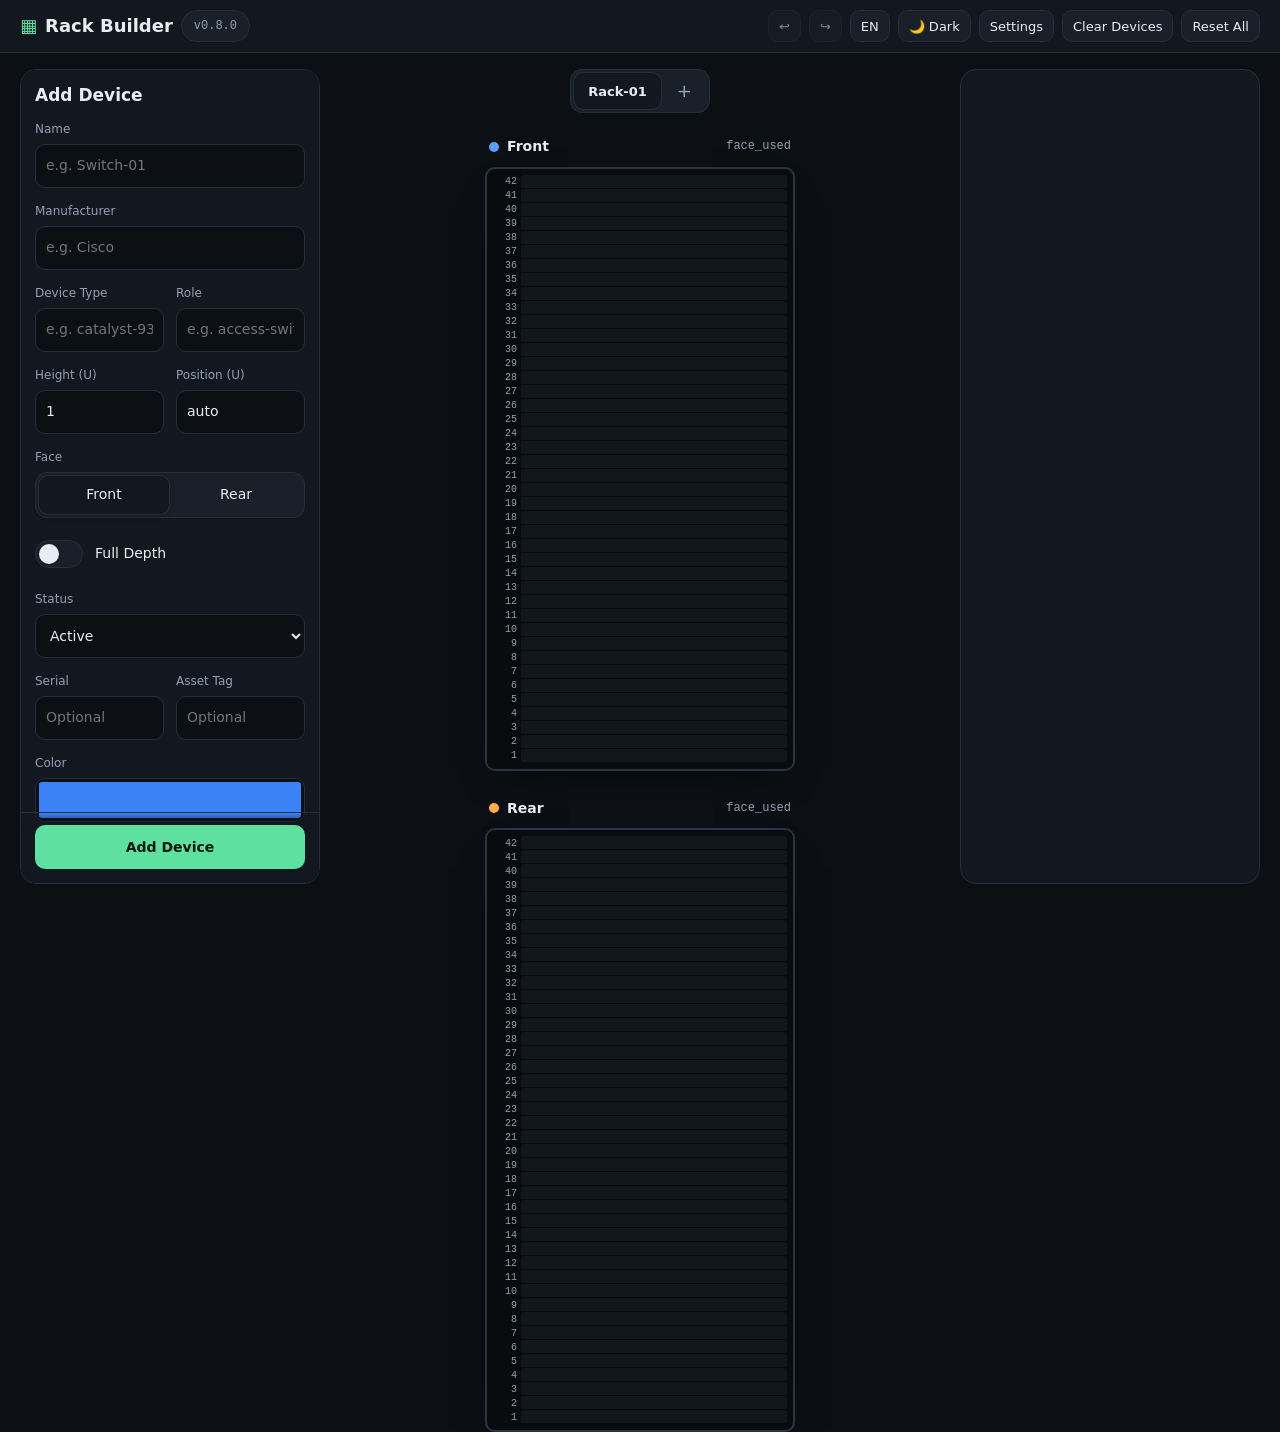
<file: index.html>
<!DOCTYPE html>
<html lang="en" data-theme="dark">
<head>
  <meta charset="UTF-8">
  <meta name="viewport" content="width=device-width, initial-scale=1.0">
  <title>Rack Builder</title>
  <link rel="stylesheet" href="css/style.css">
  <link rel="manifest" href="manifest.json">
  <meta name="theme-color" content="#0f172a">
</head>
<body>

<header class="app-header">
  <h1>
    <span class="rack-icon">&#9638;</span>
    <span data-i18n="app_title">Rack Builder</span>
    <span class="app-version" data-i18n="version">v0.8.0</span>
  </h1>
  <div class="header-actions">
    <button class="btn btn-secondary btn-sm sidebar-toggle" id="sidebar-toggle-left" title="Form">&#9776;</button>
    <button class="btn btn-secondary btn-sm sidebar-toggle" id="sidebar-toggle-right" title="Tools">&#9776;</button>
    <button class="btn btn-secondary btn-sm" id="undo-btn" data-i18n-title="btn_undo" title="Undo" disabled>&#x21A9;</button>
    <button class="btn btn-secondary btn-sm" id="redo-btn" data-i18n-title="btn_redo" title="Redo" disabled>&#x21AA;</button>
    <button class="btn btn-secondary btn-sm" id="lang-btn" title="Switch language / Sprache wechseln">DE</button>
    <button class="btn btn-secondary btn-sm" id="theme-btn">🌙 Dark</button>
    <button class="btn btn-secondary btn-sm" id="settings-btn" data-i18n="btn_settings">Settings</button>
    <button class="btn btn-secondary btn-sm" id="clear-devices-btn" data-i18n="btn_clear_devices">Clear Devices</button>
    <button class="btn btn-secondary btn-sm" id="reset-all-btn" data-i18n="btn_reset_all">Reset All</button>
  </div>
</header>

<main class="app-layout">
  <!-- Left Sidebar: Device Form -->
  <aside class="sidebar">
    <h2 id="form-title" data-i18n="add_device">Add Device</h2>
    <div id="form-message"></div>
    <form id="device-form" autocomplete="off">
      <div class="form-group">
        <label for="dev-name" data-i18n="label_name">Name</label>
        <input type="text" id="dev-name" required data-i18n-placeholder="ph_name" placeholder="e.g. Switch-01">
      </div>

      <div class="form-group">
        <label for="dev-manufacturer" data-i18n="label_manufacturer">Manufacturer</label>
        <input type="text" id="dev-manufacturer" required data-i18n-placeholder="ph_manufacturer" placeholder="e.g. Cisco" autocomplete="off">
      </div>

      <div class="form-row">
        <div class="form-group">
          <label for="dev-type" data-i18n="label_device_type">Device Type</label>
          <input type="text" id="dev-type" required data-i18n-placeholder="ph_type" placeholder="e.g. catalyst-9300" autocomplete="off">
        </div>
        <div class="form-group">
          <label for="dev-role" data-i18n="label_role">Role</label>
          <input type="text" id="dev-role" required data-i18n-placeholder="ph_role" placeholder="e.g. access-switch" autocomplete="off">
        </div>
      </div>

      <div class="form-row">
        <div class="form-group">
          <label for="dev-height" data-i18n="label_height">Height (U)</label>
          <input type="number" id="dev-height" min="1" max="20" value="1">
        </div>
        <div class="form-group">
          <label for="dev-position" data-i18n="label_position">Position (U)</label>
          <input type="text" id="dev-position" data-i18n-placeholder="ph_position" placeholder="auto" value="auto">
        </div>
      </div>

      <div class="form-group">
        <label data-i18n="label_face">Face</label>
        <div class="form-radio-group">
          <label><input type="radio" name="dev-face" value="front" checked> <span data-i18n="face_front">Front</span></label>
          <label><input type="radio" name="dev-face" value="rear"> <span data-i18n="face_rear">Rear</span></label>
        </div>
      </div>

      <div class="form-group">
        <label class="form-checkbox-label">
          <input type="checkbox" id="dev-full-depth">
          <span data-i18n="label_full_depth">Full Depth</span>
        </label>
      </div>

      <div class="form-group">
        <label for="dev-status" data-i18n="label_status">Status</label>
        <select id="dev-status">
          <option value="active" data-i18n="status_active">Active</option>
          <option value="planned" data-i18n="status_planned">Planned</option>
          <option value="staged" data-i18n="status_staged">Staged</option>
          <option value="failed" data-i18n="status_failed">Failed</option>
          <option value="decommissioning" data-i18n="status_decommissioning">Decommissioning</option>
        </select>
      </div>

      <div class="form-row">
        <div class="form-group">
          <label for="dev-serial" data-i18n="label_serial">Serial</label>
          <input type="text" id="dev-serial" data-i18n-placeholder="ph_serial" placeholder="Optional">
        </div>
        <div class="form-group">
          <label for="dev-asset" data-i18n="label_asset_tag">Asset Tag</label>
          <input type="text" id="dev-asset" data-i18n-placeholder="ph_asset" placeholder="Optional">
        </div>
      </div>

      <div class="form-group">
        <label for="dev-color" data-i18n="label_color">Color</label>
        <input type="color" id="dev-color" value="#3b82f6">
      </div>

      <div class="form-group">
        <label for="dev-comments" data-i18n="label_comments">Comments</label>
        <textarea id="dev-comments"></textarea>
      </div>

      <!-- Bulk Section -->
      <div class="bulk-section">
        <label class="form-checkbox-label bulk-toggle-label" id="bulk-toggle">
          <input type="checkbox" id="bulk-checkbox">
          <span data-i18n="bulk_creation">Bulk Creation</span>
        </label>
        <div class="bulk-content" id="bulk-content">
          <div class="form-row">
            <div class="form-group">
              <label for="bulk-qty" data-i18n="bulk_quantity">Quantity</label>
              <input type="number" id="bulk-qty" min="2" max="100" value="2">
            </div>
            <div class="form-group">
              <label for="bulk-numbering" data-i18n="bulk_numbering">Numbering</label>
              <select id="bulk-numbering">
                <option value="numeric" data-i18n="bulk_numeric">Numeric (1, 2, 3…)</option>
                <option value="alpha" data-i18n="bulk_alpha">Alpha (A, B, C…)</option>
              </select>
            </div>
          </div>
          <div class="form-group">
            <label for="bulk-start" data-i18n="bulk_start">Start Number / Letter</label>
            <input type="text" id="bulk-start" value="1" placeholder="1 or A">
          </div>
          <div class="form-group">
            <label for="bulk-direction" data-i18n="bulk_direction">Stacking Direction</label>
            <select id="bulk-direction">
              <option value="bottom-to-top" data-i18n="bulk_dir_up">Bottom → Top (ascending)</option>
              <option value="top-to-bottom" data-i18n="bulk_dir_down">Top → Bottom (descending)</option>
            </select>
          </div>
          <div class="form-group">
            <label for="bulk-positions" data-i18n="bulk_positions">Specific Positions (optional)</label>
            <input type="text" id="bulk-positions" data-i18n-placeholder="ph_bulk_positions" placeholder="e.g. 10, 20, 24">
          </div>
          <div class="message message-info" style="margin-top:8px;" data-i18n="bulk_info">
            Leave "Specific Positions" empty for sequential stacking from the start position.
          </div>
        </div>
      </div>

      <div class="submit-section">
        <button type="submit" class="btn btn-primary btn-block" id="form-submit-btn" data-i18n="btn_add">Add Device</button>
        <button type="button" class="btn btn-danger btn-block" id="form-delete-btn" data-i18n="btn_delete" style="display:none; margin-top:6px;">Delete Device</button>
        <button type="button" class="btn btn-secondary btn-block" id="form-cancel-btn" data-i18n="btn_cancel_edit" style="display:none; margin-top:6px;">Cancel Edit</button>
      </div>
    </form>
  </aside>

  <!-- Center: Rack Visualization -->
  <section class="rack-container">
    <div id="rack-tabs"></div>
    <div id="rack-utilization" style="display:none">
      <div class="util-bar-wrap">
        <div class="util-bar-front" id="util-bar-front"></div>
        <div class="util-bar-rear" id="util-bar-rear"></div>
      </div>
      <span id="util-label"></span>
    </div>
    <div class="rack-controls">
      <span class="rack-name" id="rack-name-display">Rack-01</span>
      <span class="rack-info" id="rack-info"></span>
      <span class="rack-stats" id="rack-stats"></span>
    </div>
    <div class="rack" id="rack-view">
      <!-- Rendered by rack-view.js -->
    </div>
  </section>

  <!-- Right Sidebar: Export + Device List -->
  <aside class="sidebar-right">
    <!-- Accordion: NetBox Export -->
    <details class="sidebar-accordion" open>
      <summary class="sidebar-accordion-header" data-i18n="export_netbox">NetBox Export</summary>
      <div class="sidebar-accordion-body">
        <button class="btn btn-success btn-block" id="export-json-btn" data-i18n="btn_json">Download JSON</button>
        <button class="btn btn-secondary btn-block" id="export-yaml-btn" data-i18n="btn_yaml">Download YAML</button>
        <button class="btn btn-secondary btn-block" id="export-csv-btn" data-i18n="btn_csv">Download CSV</button>
        <button class="btn btn-secondary btn-block" id="copy-btn" data-i18n="btn_copy">Copy JSON</button>
        <button class="btn btn-secondary btn-block" id="export-png-btn" data-i18n="btn_export_png">Download PNG</button>
        <button class="btn btn-secondary btn-block" id="print-btn" data-i18n="btn_print">Print / PDF</button>
      </div>
    </details>

    <!-- Accordion: Project Save / Load -->
    <details class="sidebar-accordion">
      <summary class="sidebar-accordion-header" data-i18n="export_project">Project Save / Load</summary>
      <div class="sidebar-accordion-body">
        <button class="btn btn-primary btn-block" id="save-project-btn" data-i18n="btn_save_project">Save Project</button>
        <button class="btn btn-secondary btn-block" id="load-project-btn" data-i18n="btn_load_project">Load Project</button>
        <input type="file" id="load-project-file" accept=".json" style="display:none">
      </div>
    </details>

    <!-- Accordion: NetBox Import -->
    <details class="sidebar-accordion">
      <summary class="sidebar-accordion-header" data-i18n="import_title">NetBox Import</summary>
      <div class="sidebar-accordion-body">
        <button class="btn btn-secondary btn-block" id="import-btn" data-i18n="btn_import">Import JSON</button>
        <input type="file" id="import-file" accept=".json" style="display:none">
        <button class="btn btn-secondary btn-block" id="module-import-btn" data-i18n="mi_open_btn">Module import (CSV)…</button>
        <button class="btn btn-secondary btn-block" id="import-csv-btn" data-i18n="btn_import_csv" style="margin-top:6px">Import CSV</button>
        <input type="file" id="import-csv-file" accept=".csv" style="display:none">
        <p class="form-hint" data-i18n="import_csv_hint" style="margin-top:6px"></p>
      </div>
    </details>

    <!-- Accordion: JSON Preview -->
    <details class="sidebar-accordion">
      <summary class="sidebar-accordion-header" id="json-preview-toggle" data-i18n="btn_json_preview">Live JSON Preview</summary>
      <div class="sidebar-accordion-body">
        <pre class="json-preview" id="json-preview"></pre>
      </div>
    </details>

    <!-- Accordion: Device List -->
    <details class="sidebar-accordion">
      <summary class="sidebar-accordion-header">
        <span data-i18n="devices_title">Devices</span> (<span id="device-count">0</span>)
      </summary>
      <div class="sidebar-accordion-body">
        <div class="device-search-wrap">
          <input type="text" id="device-search" class="device-search-input" data-i18n-placeholder="device_search_ph" placeholder="Search devices…" autocomplete="off">
        </div>
        <div class="device-list" id="device-list">
          <!-- Rendered by app.js -->
        </div>
      </div>
    </details>

    <!-- Accordion: Storage -->
    <details class="sidebar-accordion" open>
      <summary class="sidebar-accordion-header" data-i18n="storage_usage">Storage</summary>
      <div class="sidebar-accordion-body">
        <div class="storage-indicator" id="storage-indicator">
          <div class="storage-label">
            <span data-i18n="storage_usage">Storage</span>: <span id="storage-usage-text">0 KB / 5 MB</span>
          </div>
          <div class="storage-bar"><div class="storage-bar-fill" id="storage-bar-fill"></div></div>
          <button class="btn btn-secondary btn-sm" id="clear-cache-btn" data-i18n="btn_clear_cache">Clear Cache</button>
        </div>
      </div>
    </details>
  </aside>
</main>

<!-- Import Preview Dialog -->
<dialog id="import-preview-dialog">
  <h2 data-i18n="import_preview_title">Import Preview</h2>
  <div style="margin: 12px 0">
    <p id="import-preview-summary" style="margin-bottom:10px"></p>
    <div id="import-preview-conflicts-wrap" style="display:none">
      <p id="import-preview-conflicts-label" style="color:var(--color-warning,#f59e0b);margin-bottom:6px;font-size:13px"></p>
      <ul id="import-preview-conflict-list" style="font-size:12px;color:var(--color-text-muted);padding-left:16px;max-height:160px;overflow-y:auto;margin:0"></ul>
    </div>
  </div>
  <div class="dialog-actions">
    <button class="btn btn-secondary" id="import-preview-cancel" data-i18n="btn_dialog_cancel">Cancel</button>
    <button class="btn btn-primary" id="import-preview-confirm" data-i18n="import_preview_ok">Import</button>
  </div>
</dialog>

<!-- Module Import Dialog (NetBox module types per bay from CSV) -->
<dialog id="module-import-dialog" class="dialog-wide">
  <div class="mi-header">
    <h2 data-i18n="mi_title">NetBox Module Import</h2>
    <button type="button" class="btn btn-secondary btn-sm" id="mi-close-btn" data-i18n="mi_btn_close">Close</button>
  </div>
  <ol class="mi-steps" id="mi-steps">
    <li data-step="1" class="active"><span>1</span><em data-i18n="mi_step_profile">Profile &amp; file</em></li>
    <li data-step="2"><span>2</span><em data-i18n="mi_step_preview">Preview</em></li>
    <li data-step="3"><span>3</span><em data-i18n="mi_step_export">Export</em></li>
    <li data-step="4"><span>4</span><em data-i18n="mi_step_interfaces">Interface IDs</em></li>
  </ol>

  <!-- Step 1: profile + file -->
  <section class="mi-step active" data-step="1">
    <div class="form-group">
      <label for="mi-profile" data-i18n="mi_profile">Import profile</label>
      <select id="mi-profile"></select>
    </div>
    <div class="mi-toolbar">
      <button type="button" class="btn btn-secondary btn-sm" id="mi-profile-edit" data-i18n="mi_btn_edit">Edit</button>
      <button type="button" class="btn btn-secondary btn-sm" id="mi-profile-new" data-i18n="mi_btn_new">New</button>
      <button type="button" class="btn btn-secondary btn-sm" id="mi-profile-dup" data-i18n="mi_btn_duplicate">Duplicate</button>
      <button type="button" class="btn btn-danger btn-sm" id="mi-profile-del" data-i18n="mi_btn_delete">Delete</button>
      <button type="button" class="btn btn-secondary btn-sm" id="mi-profile-import" data-i18n="mi_btn_import_profile">Import JSON</button>
      <button type="button" class="btn btn-secondary btn-sm" id="mi-profile-export" data-i18n="mi_btn_export_profile">Export JSON</button>
      <input type="file" id="mi-profile-file" accept=".json" style="display:none">
    </div>

    <div class="mi-editor" id="mi-editor" hidden>
      <div class="mi-tabs">
        <button type="button" data-mi-tab="general" data-i18n="mi_ed_tab_general">General</button>
        <button type="button" data-mi-tab="rules" data-i18n="mi_ed_tab_rules">Mapping rules</button>
        <button type="button" data-mi-tab="splits" data-i18n="mi_ed_tab_splits">Port splits</button>
        <button type="button" data-mi-tab="blocks" data-i18n="mi_ed_tab_blocks">Blocks</button>
        <button type="button" data-mi-tab="columns" data-i18n="mi_ed_tab_columns">Columns</button>
      </div>
      <div id="mi-editor-body" class="mi-editor-body"></div>
      <div id="mi-editor-msg"></div>
      <div class="mi-actions">
        <button type="button" class="btn btn-secondary btn-sm" id="mi-editor-cancel" data-i18n="mi_ed_cancel">Close editor</button>
        <button type="button" class="btn btn-primary btn-sm" id="mi-editor-save" data-i18n="mi_ed_save">Save profile</button>
      </div>
    </div>

    <div class="mi-file-row">
      <button type="button" class="btn btn-secondary" id="mi-csv-btn" data-i18n="mi_choose_file">Choose CSV file</button>
      <input type="file" id="mi-csv-file" accept=".csv,.tsv,.txt" style="display:none">
      <span id="mi-file-info" class="mi-file-info"></span>
    </div>
    <div class="mi-actions">
      <button type="button" class="btn btn-primary" id="mi-analyse-btn" disabled data-i18n="mi_analyse">Analyse</button>
    </div>
  </section>

  <!-- Step 2: preview -->
  <section class="mi-step" data-step="2">
    <p id="mi-pv-summary" class="mi-summary"></p>
    <div id="mi-pv-file-issues"></div>
    <div id="mi-pv-row-issues"></div>
    <div class="mi-pv-controls">
      <label class="mi-pv-filter"><span data-i18n="mi_pv_filter_label">Show</span>
        <select id="mi-pv-filter"><option value="all">All</option><option value="errors">Errors</option><option value="warnings">Warnings</option></select></label>
      <div id="mi-pv-legend" class="mi-legend"></div>
    </div>
    <div id="mi-pv-cards" class="mi-cards"></div>
    <div class="mi-actions">
      <button type="button" class="btn btn-secondary" id="mi-pv-back" data-i18n="mi_pv_back">Back to rules</button>
      <button type="button" class="btn btn-primary" id="mi-pv-continue" data-i18n="mi_pv_continue">Continue</button>
    </div>
  </section>

  <!-- Step 3: export -->
  <section class="mi-step" data-step="3">
    <p id="mi-ex-summary" class="mi-summary"></p>
    <p class="settings-section-desc" data-i18n="mi_ex_hint">First import device-import.csv in NetBox (Devices → Import), then module-import.csv (Modules → Import). Then continue to rename the LAN interfaces.</p>
    <p id="mi-ex-missing" class="message message-warning" hidden></p>
    <div class="mi-toolbar">
      <button type="button" class="btn btn-success" id="mi-ex-devices" data-i18n="mi_ex_download_devices">Download device-import.csv</button>
      <button type="button" class="btn btn-success" id="mi-ex-csv" data-i18n="mi_ex_download_csv">Download module-import.csv</button>
      <button type="button" class="btn btn-secondary" id="mi-ex-zip" data-i18n="mi_ex_download_zip">Download as ZIP</button>
    </div>
    <div class="mi-actions">
      <button type="button" class="btn btn-secondary" id="mi-ex-back" data-i18n="mi_ex_back">Back</button>
      <button type="button" class="btn btn-primary" id="mi-ex-next" data-i18n="mi_ex_next">Next: interface IDs</button>
    </div>
  </section>

  <!-- Step 4: interface IDs -->
  <section class="mi-step" data-step="4">
    <p class="settings-section-desc" data-i18n="mi_if_intro">After NetBox created the modules, the LAN interfaces need their real port names. Get the interface IDs from NetBox:</p>
    <p id="mi-if-none" class="message message-info" hidden data-i18n="mi_if_no_lan">None of the devices has LAN modules, so there is nothing to rename.</p>
    <div id="mi-if-actions">
      <div class="mi-toolbar">
        <button type="button" class="btn btn-secondary" id="mi-if-api-btn" data-i18n="mi_if_api_btn">Fetch from NetBox API</button>
        <button type="button" class="btn btn-secondary" id="mi-if-file-btn" data-i18n="mi_if_file_btn">Upload interface export (CSV)</button>
        <input type="file" id="mi-if-file" accept=".csv,.tsv,.txt" style="display:none">
      </div>
      <p class="settings-section-desc" data-i18n="mi_if_api_hint">The API option uses the URL and token from Settings → NetBox and needs CORS to be allowed. The file upload always works: export the interfaces (with the ID column) from NetBox.</p>
    </div>
    <div id="mi-if-result"></div>
    <div class="mi-toolbar">
      <button type="button" class="btn btn-success" id="mi-if-download" disabled data-i18n="mi_if_download">Download interface-rename.csv</button>
      <button type="button" class="btn btn-secondary" id="mi-if-zip" disabled data-i18n="mi_if_zip">Download both as ZIP</button>
    </div>
    <div class="mi-actions">
      <button type="button" class="btn btn-secondary" id="mi-if-back" data-i18n="mi_ex_back">Back</button>
    </div>
  </section>
</dialog>

<!-- Settings Modal -->
<dialog id="settings-modal">
  <h2 data-i18n="settings_title">Rack Settings</h2>
  <form id="settings-form">
    <!-- Tab Navigation -->
    <div class="modal-tabs" role="tablist">
      <span class="modal-tab-indicator" aria-hidden="true"></span>
      <button type="button" class="modal-tab active" data-tab="rack" data-i18n="tab_rack">Rack</button>
      <button type="button" class="modal-tab" data-tab="netbox" data-i18n="tab_netbox">NetBox</button>
      <button type="button" class="modal-tab" data-tab="shortcuts" data-i18n="tab_shortcuts">Shortcuts</button>
    </div>

    <!-- Panels wrapper (height animates) -->
    <div class="modal-panels-wrap" id="modal-panels-wrap">

    <!-- Tab: Rack -->
    <div class="modal-tab-panel active" id="tab-panel-rack">
      <!-- Multi-Rack Toggle -->
      <div class="form-group">
        <label class="form-checkbox-label">
          <input type="checkbox" id="setting-multi-rack">
          <span data-i18n="setting_multi_rack">Multi-Rack Mode</span>
        </label>
      </div>

      <!-- Shared fields (site, location) -->
      <div class="form-group">
        <label for="setting-site" data-i18n="setting_site">Site (for export)</label>
        <input type="text" id="setting-site" data-i18n-placeholder="ph_site" placeholder="e.g. dc1">
      </div>
      <div class="form-group">
        <label for="setting-location" data-i18n="setting_location">Location (for export)</label>
        <input type="text" id="setting-location" data-i18n-placeholder="ph_location" placeholder="e.g. hall-a">
      </div>

      <!-- Single-rack fields -->
      <div id="single-rack-fields">
        <div class="form-group">
          <label for="setting-name" data-i18n="setting_name">Rack Name</label>
          <input type="text" id="setting-name" required>
        </div>
        <div class="form-group">
          <label for="setting-units" data-i18n="setting_units">Total Units (U)</label>
          <input type="number" id="setting-units" min="1" max="60" required>
        </div>
        <div class="form-group">
          <label for="setting-direction" data-i18n="setting_direction">Numbering Direction</label>
          <select id="setting-direction">
            <option value="bottom-to-top" data-i18n="dir_bottom">U1 at Bottom</option>
            <option value="top-to-bottom" data-i18n="dir_top">U1 at Top</option>
          </select>
        </div>
        <div class="form-row">
          <div class="form-group">
            <label for="setting-front-color" data-i18n="setting_front_color">Front Color</label>
            <input type="color" id="setting-front-color" value="#3b82f6">
          </div>
          <div class="form-group">
            <label for="setting-rear-color" data-i18n="setting_rear_color">Rear Color</label>
            <input type="color" id="setting-rear-color" value="#f97316">
          </div>
        </div>
      </div>

      <!-- Multi-rack fields -->
      <div id="multi-rack-fields" style="display:none;">
        <div class="form-group">
          <label for="setting-rack-count" data-i18n="setting_rack_count">Number of Racks</label>
          <input type="number" id="setting-rack-count" min="1" max="20" value="2">
        </div>
        <div id="rack-rows"></div>
      </div>
    </div>

    <!-- Tab: NetBox -->
    <div class="modal-tab-panel" id="tab-panel-netbox">

      <!-- Mode selector -->
      <div class="netbox-mode-selector">
        <button type="button" class="netbox-mode-btn active" id="netbox-mode-upload" data-i18n="netbox_mode_upload">⬆ File Upload</button>
        <button type="button" class="netbox-mode-btn" id="netbox-mode-api" data-i18n="netbox_mode_api">⚡ Live API</button>
      </div>

      <!-- Upload section -->
      <div id="netbox-upload-section">
        <p class="settings-section-desc" data-i18n="netbox_autocomplete_desc">Upload exported files from NetBox (JSON, YAML, or CSV) to enable autocomplete for Device Types and Roles.</p>
        <p class="settings-section-desc" style="margin-top:6px;color:var(--color-accent)" data-i18n="netbox_autofill_hint">Re-upload Device Types to enable Auto-Fill (height, depth, manufacturer).</p>
        <div class="netbox-upload-row">
          <div class="netbox-upload-group">
            <label data-i18n="netbox_device_types">Device Types</label>
            <div class="netbox-upload-controls">
              <button type="button" class="btn btn-secondary btn-sm" id="netbox-upload-types-btn" data-i18n="netbox_btn_upload">Upload</button>
              <button type="button" class="btn btn-danger btn-sm" id="netbox-clear-types-btn" style="display:none" data-i18n="netbox_btn_clear">Clear</button>
              <input type="file" id="netbox-types-file" accept=".json,.yaml,.yml,.csv,.tsv" style="display:none">
            </div>
            <span class="netbox-status empty" id="netbox-types-status" data-i18n="netbox_not_loaded">Not loaded</span>
          </div>
          <div class="netbox-upload-group">
            <label data-i18n="netbox_roles">Roles</label>
            <div class="netbox-upload-controls">
              <button type="button" class="btn btn-secondary btn-sm" id="netbox-upload-roles-btn" data-i18n="netbox_btn_upload">Upload</button>
              <button type="button" class="btn btn-danger btn-sm" id="netbox-clear-roles-btn" style="display:none" data-i18n="netbox_btn_clear">Clear</button>
              <input type="file" id="netbox-roles-file" accept=".json,.yaml,.yml,.csv,.tsv" style="display:none">
            </div>
            <span class="netbox-status empty" id="netbox-roles-status" data-i18n="netbox_not_loaded">Not loaded</span>
          </div>
          <div class="netbox-upload-group">
            <label data-i18n="netbox_manufacturers">Manufacturers</label>
            <div class="netbox-upload-controls">
              <button type="button" class="btn btn-secondary btn-sm" id="netbox-upload-mfr-btn" data-i18n="netbox_btn_upload">Upload</button>
              <button type="button" class="btn btn-danger btn-sm" id="netbox-clear-mfr-btn" style="display:none" data-i18n="netbox_btn_clear">Clear</button>
              <input type="file" id="netbox-mfr-file" accept=".json,.yaml,.yml,.csv,.tsv" style="display:none">
            </div>
            <span class="netbox-status empty" id="netbox-mfr-status" data-i18n="netbox_not_loaded">Not loaded</span>
          </div>
          <div class="netbox-upload-group">
            <label data-i18n="netbox_module_types">Module Types</label>
            <div class="netbox-upload-controls">
              <button type="button" class="btn btn-secondary btn-sm" id="netbox-upload-modtypes-btn" data-i18n="netbox_btn_upload">Upload</button>
              <button type="button" class="btn btn-danger btn-sm" id="netbox-clear-modtypes-btn" style="display:none" data-i18n="netbox_btn_clear">Clear</button>
              <input type="file" id="netbox-modtypes-file" accept=".json,.yaml,.yml,.csv,.tsv" style="display:none">
            </div>
            <span class="netbox-status empty" id="netbox-modtypes-status" data-i18n="netbox_not_loaded">Not loaded</span>
          </div>
        </div>
      </div>

      <!-- API section -->
      <div id="netbox-api-section" style="display:none">
        <p class="settings-section-desc" data-i18n="netbox_api_desc">Connect directly to your NetBox instance. URL and token are stored locally in your browser.</p>

        <div class="form-group" style="margin-top:12px">
          <label for="netbox-api-url-input" data-i18n="netbox_api_url">NetBox URL</label>
          <input type="url" id="netbox-api-url-input" placeholder="https://netbox.example.com" autocomplete="off">
        </div>
        <div class="form-group">
          <label for="netbox-api-token-input" data-i18n="netbox_api_token_label">API Token</label>
          <div class="netbox-api-token-wrap">
            <input type="password" id="netbox-api-token-input" data-i18n-placeholder="netbox_api_token_ph" placeholder="e.g. 1a2b3c…" autocomplete="off">
            <button type="button" class="netbox-api-token-toggle" id="netbox-api-token-toggle" title="Show / hide token">👁</button>
          </div>
        </div>

        <div class="netbox-api-test-row">
          <button type="button" class="btn btn-secondary btn-sm" id="netbox-api-test-btn" data-i18n="netbox_api_test">Test Connection</button>
          <span class="netbox-api-conn-status" id="netbox-api-conn-status"></span>
        </div>

        <p class="netbox-api-cors-hint" data-i18n="netbox_api_cors_hint">Note: NetBox must allow CORS for this origin.</p>

        <div class="netbox-api-data-section">
          <div class="netbox-upload-row">
            <div class="netbox-upload-group">
              <label data-i18n="netbox_device_types">Device Types</label>
              <button type="button" class="btn btn-secondary btn-sm" id="netbox-api-fetch-types-btn" data-i18n="netbox_api_fetch">Fetch</button>
              <span class="netbox-status empty" id="netbox-api-types-status" data-i18n="netbox_not_loaded">Not loaded</span>
            </div>
            <div class="netbox-upload-group">
              <label data-i18n="netbox_roles">Roles</label>
              <button type="button" class="btn btn-secondary btn-sm" id="netbox-api-fetch-roles-btn" data-i18n="netbox_api_fetch">Fetch</button>
              <span class="netbox-status empty" id="netbox-api-roles-status" data-i18n="netbox_not_loaded">Not loaded</span>
            </div>
            <div class="netbox-upload-group">
              <label data-i18n="netbox_manufacturers">Manufacturers</label>
              <button type="button" class="btn btn-secondary btn-sm" id="netbox-api-fetch-mfr-btn" data-i18n="netbox_api_fetch">Fetch</button>
              <span class="netbox-status empty" id="netbox-api-mfr-status" data-i18n="netbox_not_loaded">Not loaded</span>
            </div>
            <div class="netbox-upload-group">
              <label data-i18n="netbox_module_types">Module Types</label>
              <button type="button" class="btn btn-secondary btn-sm" id="netbox-api-fetch-modtypes-btn" data-i18n="netbox_api_fetch">Fetch</button>
              <span class="netbox-status empty" id="netbox-api-modtypes-status" data-i18n="netbox_not_loaded">Not loaded</span>
            </div>
          </div>
          <button type="button" class="btn btn-primary btn-sm" id="netbox-api-fetch-all-btn" style="width:100%;margin-top:10px" data-i18n="netbox_api_fetch_all">⬇ Fetch All</button>
        </div>
      </div>

    </div>

    <!-- Tab: Shortcuts -->
    <div class="modal-tab-panel" id="tab-panel-shortcuts">
      <div class="shortcuts-section">
        <div id="shortcuts-list"></div>
        <button type="button" class="btn btn-secondary btn-sm" id="shortcuts-reset-btn" style="margin-top:8px" data-i18n="shortcut_reset">Reset defaults</button>
      </div>
    </div>

    </div><!-- /.modal-panels-wrap -->

    <div class="dialog-actions">
      <button type="button" class="btn btn-secondary" id="settings-cancel" data-i18n="btn_dialog_cancel">Cancel</button>
      <button type="submit" class="btn btn-primary" data-i18n="btn_save">Save</button>
    </div>
  </form>
</dialog>

<div id="sidebar-backdrop"></div>

<script type="module" src="js/app.js"></script>
</body>
</html>
</file>
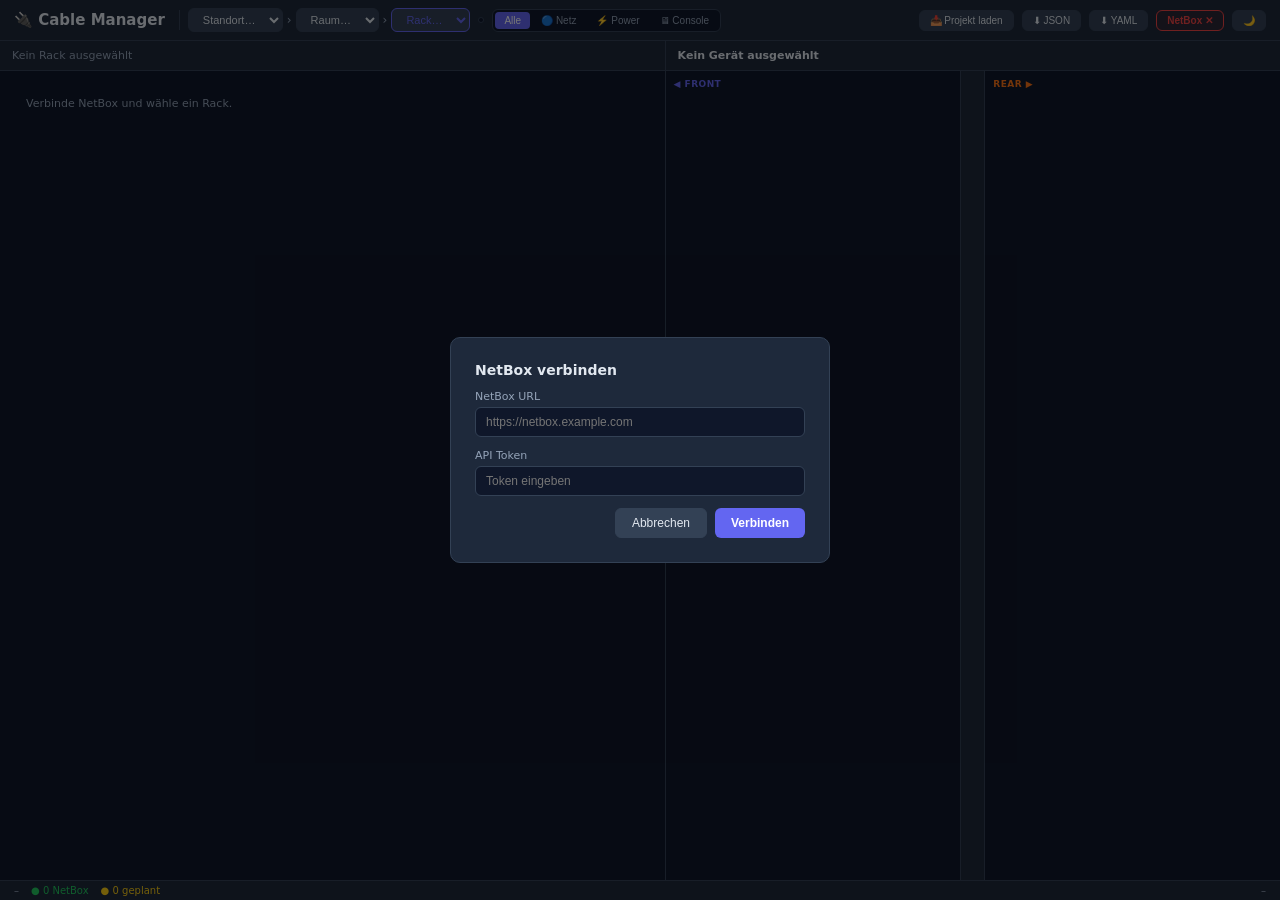
<file: cablemanager/index.html>
<!DOCTYPE html>
<html lang="de" data-theme="dark">
<head>
  <meta charset="UTF-8">
  <meta name="viewport" content="width=device-width, initial-scale=1.0">
  <title>Cable Manager</title>
  <style>
    /* --- CSS Variables (based on minimalist/index.html, extended for Cable Manager) --- */
    :root {
      --bg-primary: #0f172a;
      --bg-secondary: #1e293b;
      --bg-tertiary: #334155;
      --color-text: #e2e8f0;
      --color-text-muted: #94a3b8;
      --color-border: #334155;
      --color-success: #22c55e;
      --color-warning: #facc15;
      --color-error: #ef4444;
      --color-accent: #6366f1;
      --radius: 6px;
      /* Cable Manager specific */
      --port-connected: #22c55e;
      --port-planned: #facc15;
      --port-free: #334155;
    }
    [data-theme="light"] {
      --bg-primary: #f1f5f9;
      --bg-secondary: #ffffff;
      --bg-tertiary: #e2e8f0;
      --color-text: #1e293b;
      --color-text-muted: #64748b;
      --color-border: #cbd5e1;
      --port-connected: #16a34a;
      --port-planned: #ca8a04;
      --port-free: #cbd5e1;
    }
    * { margin: 0; padding: 0; box-sizing: border-box; }
    body { font-family: system-ui, sans-serif; background: var(--bg-primary); color: var(--color-text); height: 100vh; display: flex; flex-direction: column; overflow: hidden; }

    /* --- Toolbar --- */
    #toolbar { display: flex; align-items: center; gap: 8px; padding: 8px 14px; background: var(--bg-secondary); border-bottom: 1px solid var(--color-border); flex-shrink: 0; flex-wrap: wrap; }
    .toolbar-title { font-weight: 700; font-size: 15px; margin-right: 6px; white-space: nowrap; }
    .toolbar-sep { width: 1px; height: 20px; background: var(--color-border); }
    .breadcrumb { display: flex; align-items: center; gap: 4px; }
    .breadcrumb-arrow { color: var(--color-text-muted); font-size: 12px; }
    .nav-select { background: var(--bg-tertiary); border: 1px solid var(--color-border); border-radius: var(--radius); padding: 4px 10px; font-size: 11px; color: var(--color-text); cursor: pointer; }
    .nav-select.active { border-color: var(--color-accent); color: var(--color-accent); }
    .quick-tabs { display: flex; gap: 2px; background: var(--bg-primary); border: 1px solid var(--color-border); border-radius: var(--radius); padding: 2px; }
    .quick-tab { padding: 3px 10px; border-radius: 4px; font-size: 10px; cursor: pointer; color: var(--color-text-muted); background: transparent; border: none; }
    .quick-tab.active { background: var(--color-accent); color: white; font-weight: 600; }
    .filter-group { display: flex; gap: 2px; background: var(--bg-primary); border: 1px solid var(--color-border); border-radius: var(--radius); padding: 2px; }
    .filter-btn { padding: 3px 9px; border-radius: 4px; font-size: 10px; cursor: pointer; color: var(--color-text-muted); background: transparent; border: none; }
    .filter-btn.active { background: var(--color-accent); color: white; }
    .toolbar-spacer { flex: 1; }
    .btn-sm { padding: 4px 10px; border-radius: var(--radius); font-size: 10px; cursor: pointer; border: 1px solid var(--color-border); background: var(--bg-tertiary); color: var(--color-text); }
    .netbox-badge { padding: 4px 10px; border-radius: var(--radius); font-size: 10px; cursor: pointer; font-weight: 600; border: none; }
    .netbox-badge.ok  { background: #15803d22; border: 1px solid var(--color-success); color: var(--color-success); }
    .netbox-badge.warn { background: #a1620722; border: 1px solid var(--color-warning); color: var(--color-warning); }
    .netbox-badge.err  { background: #7f1d1d22; border: 1px solid var(--color-error); color: var(--color-error); }

    /* --- Main Layout --- */
    #main { display: flex; flex: 1; overflow: hidden; }
    #rack-panel { width: 52%; border-right: 1px solid var(--color-border); display: flex; flex-direction: column; overflow: hidden; }
    #port-panel { width: 48%; display: flex; flex-direction: column; overflow: hidden; }

    /* --- Rack Panel --- */
    #rack-header { padding: 8px 12px; font-size: 11px; color: var(--color-text-muted); border-bottom: 1px solid var(--color-border); background: var(--bg-secondary); flex-shrink: 0; }
    #rack-list { flex: 1; overflow-y: auto; padding: 10px; background: var(--bg-primary); }
    .rack-row { display: flex; align-items: center; gap: 6px; padding: 4px 8px; border-radius: var(--radius); cursor: pointer; border: 1px solid transparent; margin-bottom: 2px; font-size: 11px; }
    .rack-row:hover { background: var(--bg-tertiary); }
    .rack-row.selected { border-color: var(--color-warning); background: var(--bg-secondary); }
    .rack-row.local-only { border-style: dashed; border-color: var(--color-text-muted); }
    .rack-unit { min-width: 28px; color: var(--color-text-muted); font-size: 10px; }
    .rack-device { flex: 1; padding: 2px 8px; border-radius: 4px; font-size: 10px; font-weight: 600; color: white; }
    .cable-badge { font-size: 10px; white-space: nowrap; color: var(--color-text-muted); }

    /* --- Port Panel --- */
    #port-header { padding: 8px 12px; font-size: 11px; border-bottom: 1px solid var(--color-border); background: var(--bg-secondary); flex-shrink: 0; display: flex; align-items: center; gap: 8px; }
    #port-body { flex: 1; display: flex; overflow: hidden; }
    .port-col { flex: 1; padding: 8px; overflow-y: auto; background: var(--bg-primary); }
    .port-col-front { border-right: 1px solid var(--color-border); }
    .port-col-label { font-size: 9px; font-weight: 700; text-transform: uppercase; letter-spacing: .05em; margin-bottom: 8px; }
    .port-col-label.front { color: var(--color-accent); }
    .port-col-label.rear  { color: #f97316; }
    .port-passthrough { width: 24px; display: flex; flex-direction: column; align-items: center; padding-top: 32px; gap: 14px; background: var(--bg-secondary); border-right: 1px solid var(--color-border); flex-shrink: 0; }
    .pt-arrow { color: var(--color-text-muted); font-size: 11px; }
    .port-card { border: 1px solid var(--port-free); border-radius: var(--radius); padding: 5px 7px; font-size: 9px; margin-bottom: 4px; background: var(--bg-secondary); }
    .port-card.connected { border-color: var(--port-connected); }
    .port-card.planned   { border-color: var(--port-planned); }
    .port-name { font-weight: 600; margin-bottom: 2px; }
    .port-target { color: var(--color-text-muted); font-size: 8px; line-height: 1.4; cursor: pointer; }
    .port-target:hover { color: var(--color-text); text-decoration: underline; }
    .port-type-badge { display: inline-block; padding: 1px 5px; border-radius: 3px; font-size: 8px; margin-top: 3px; background: #1e3a5f; color: #93c5fd; }
    .port-type-badge.power   { background: #3a2d1e; color: #fdba74; }
    .port-type-badge.console { background: #2d1e3a; color: #c4b5fd; }
    .port-free-btn { border: 1px dashed var(--color-border); border-radius: var(--radius); padding: 5px 7px; font-size: 9px; margin-bottom: 4px; color: var(--color-text-muted); cursor: pointer; text-align: center; background: transparent; width: 100%; }
    .port-free-btn:hover { border-color: var(--color-accent); color: var(--color-accent); }
    .no-rear-msg { font-size: 9px; color: var(--color-text-muted); font-style: italic; padding: 8px; text-align: center; }

    /* --- Cable Plan Search --- */
    .cable-plan-form { border: 1px solid var(--color-warning); border-radius: var(--radius); padding: 7px; font-size: 9px; margin-bottom: 4px; background: var(--bg-secondary); }
    .cable-plan-form input, .cable-plan-form select { width: 100%; background: var(--bg-primary); border: 1px solid var(--color-border); border-radius: 4px; padding: 4px 6px; color: var(--color-text); font-size: 9px; margin-bottom: 4px; }
    .cable-plan-results { max-height: 100px; overflow-y: auto; border: 1px solid var(--color-border); border-radius: 4px; margin-bottom: 4px; }
    .cable-plan-result { padding: 4px 6px; font-size: 9px; cursor: pointer; }
    .cable-plan-result:hover, .cable-plan-result.selected-result { background: var(--bg-tertiary); }
    .cable-plan-result.selected-result { background: var(--color-accent); color: white; }
    .cable-plan-actions { display: flex; gap: 4px; justify-content: flex-end; }
    .btn-confirm  { padding: 3px 10px; border-radius: 4px; font-size: 9px; background: var(--color-warning); color: #000; border: none; cursor: pointer; font-weight: 600; }
    .btn-cancel   { padding: 3px 8px; border-radius: 4px; font-size: 9px; background: var(--bg-tertiary); color: var(--color-text-muted); border: 1px solid var(--color-border); cursor: pointer; }

    /* --- Status Bar --- */
    #statusbar { padding: 4px 14px; background: var(--bg-secondary); border-top: 1px solid var(--color-border); font-size: 10px; color: var(--color-text-muted); display: flex; gap: 12px; flex-shrink: 0; }
    .status-nb      { color: var(--color-success); }
    .status-planned { color: var(--color-warning); }

    /* --- Loading Overlay --- */
    #loading { display: none; position: fixed; inset: 0; background: #0008; z-index: 100; align-items: center; justify-content: center; flex-direction: column; gap: 12px; }
    #loading.active { display: flex; }
    .spinner { width: 32px; height: 32px; border: 3px solid var(--color-border); border-top-color: var(--color-accent); border-radius: 50%; animation: spin .7s linear infinite; }
    @keyframes spin { to { transform: rotate(360deg); } }
    #loading-msg { font-size: 12px; color: var(--color-text-muted); }

    /* --- NetBox Connect Dialog --- */
    #connect-dialog { display: none; position: fixed; inset: 0; background: #0008; z-index: 200; align-items: center; justify-content: center; }
    #connect-dialog.active { display: flex; }
    .dialog-box { background: var(--bg-secondary); border: 1px solid var(--color-border); border-radius: 10px; padding: 24px; width: 380px; max-width: 90vw; }
    .dialog-box h3 { margin-bottom: 12px; font-size: 14px; }
    .dialog-box label { font-size: 11px; color: var(--color-text-muted); display: block; margin-bottom: 4px; }
    .dialog-box input { width: 100%; background: var(--bg-primary); border: 1px solid var(--color-border); border-radius: var(--radius); padding: 7px 10px; color: var(--color-text); font-size: 12px; margin-bottom: 12px; }
    .dialog-actions { display: flex; gap: 8px; justify-content: flex-end; }
    .btn-primary   { padding: 7px 16px; border-radius: var(--radius); background: var(--color-accent); color: white; border: none; cursor: pointer; font-size: 12px; font-weight: 600; }
    .btn-secondary { padding: 7px 16px; border-radius: var(--radius); background: var(--bg-tertiary); color: var(--color-text); border: 1px solid var(--color-border); cursor: pointer; font-size: 12px; }
    .dialog-error { font-size: 11px; color: var(--color-error); margin-bottom: 10px; display: none; }
    .dialog-error.visible { display: block; }

    /* --- Responsive --- */
    @media (max-width: 700px) {
      #main { flex-direction: column; }
      #rack-panel, #port-panel { width: 100%; }
      #rack-panel { height: 45%; border-right: none; border-bottom: 1px solid var(--color-border); }
      #port-panel { height: 55%; }
    }
  </style>
</head>
<body>
  <!-- Toolbar -->
  <div id="toolbar">
    <span class="toolbar-title">🔌 Cable Manager</span>
    <div class="toolbar-sep"></div>
    <div class="breadcrumb">
      <select id="sel-site" class="nav-select"><option value="">Standort…</option></select>
      <span class="breadcrumb-arrow">›</span>
      <select id="sel-location" class="nav-select"><option value="">Raum…</option></select>
      <span class="breadcrumb-arrow">›</span>
      <select id="sel-rack" class="nav-select active"><option value="">Rack…</option></select>
    </div>
    <div id="quick-tabs" class="quick-tabs"></div>
    <div class="filter-group">
      <button class="filter-btn active" data-filter="all">Alle</button>
      <button class="filter-btn" data-filter="network">🔵 Netz</button>
      <button class="filter-btn" data-filter="power">⚡ Power</button>
      <button class="filter-btn" data-filter="console">🖥 Console</button>
    </div>
    <div class="toolbar-spacer"></div>
    <button class="btn-sm" id="btn-load-project">📥 Projekt laden</button>
    <button class="btn-sm" id="btn-export-json">⬇ JSON</button>
    <button class="btn-sm" id="btn-export-yaml">⬇ YAML</button>
    <button class="netbox-badge err" id="netbox-badge">NetBox ✕</button>
    <button class="btn-sm" id="btn-theme">🌙</button>
  </div>

  <!-- Main -->
  <div id="main">
    <div id="rack-panel">
      <div id="rack-header">Kein Rack ausgewählt</div>
      <div id="rack-list"><p style="padding:16px;font-size:11px;color:var(--color-text-muted)">Verbinde NetBox und wähle ein Rack.</p></div>
    </div>
    <div id="port-panel">
      <div id="port-header"><span id="port-device-name" style="font-size:11px;font-weight:600;">Kein Gerät ausgewählt</span></div>
      <div id="port-body">
        <div class="port-col port-col-front"><div class="port-col-label front">◀ Front</div></div>
        <div class="port-passthrough"></div>
        <div class="port-col"><div class="port-col-label rear">Rear ▶</div></div>
      </div>
    </div>
  </div>

  <!-- Status Bar -->
  <div id="statusbar">
    <span id="status-rack">–</span>
    <span class="status-nb" id="status-nb">● 0 NetBox</span>
    <span class="status-planned" id="status-planned">● 0 geplant</span>
    <span style="margin-left:auto;" id="status-loaded">–</span>
  </div>

  <!-- Loading Overlay -->
  <div id="loading"><div class="spinner"></div><div id="loading-msg">Lade Daten…</div></div>

  <!-- Connect Dialog -->
  <div id="connect-dialog">
    <div class="dialog-box">
      <h3>NetBox verbinden</h3>
      <label>NetBox URL</label>
      <input type="url" id="input-url" placeholder="https://netbox.example.com">
      <label>API Token</label>
      <input type="password" id="input-token" placeholder="Token eingeben">
      <div class="dialog-error" id="dialog-error"></div>
      <div class="dialog-actions">
        <button class="btn-secondary" id="btn-dialog-cancel">Abbrechen</button>
        <button class="btn-primary" id="btn-dialog-connect">Verbinden</button>
      </div>
    </div>
  </div>

  <input type="file" id="file-input" accept=".json" style="display:none">

  <script>
    // ─── Constants ────────────────────────────────────────────────────────────────
    const SESSION_CRYPTO_KEY  = 'rackbuilder_ck';
    const LS_TOKEN_KEY        = 'rackbuilder_netbox_api_token'; // shared with Rack Builder (same origin)
    const LS_TOKEN_ENC_FLAG   = 'rackbuilder_netbox_api_token_enc';
    const LS_URL_KEY          = 'rackbuilder_netbox_api_url';   // shared with Rack Builder — known trade-off: connecting to a different URL here overwrites Rack Builder's URL too
    const SS_CACHE_KEY        = 'cablemanager_cache';

    // ─── Crypto ───────────────────────────────────────────────────────────────────
    async function getCryptoKey() {
      const stored = sessionStorage.getItem(SESSION_CRYPTO_KEY);
      if (stored) {
        try {
          const raw = Uint8Array.from(atob(stored), c => c.charCodeAt(0));
          return await crypto.subtle.importKey('raw', raw, 'AES-GCM', false, ['encrypt', 'decrypt']);
        } catch { /* fall through */ }
      }
      const key = await crypto.subtle.generateKey({ name: 'AES-GCM', length: 256 }, true, ['encrypt', 'decrypt']);
      const raw = await crypto.subtle.exportKey('raw', key);
      sessionStorage.setItem(SESSION_CRYPTO_KEY, btoa(String.fromCharCode(...new Uint8Array(raw))));
      return key;
    }

    async function encryptToken(plaintext) {
      const key = await getCryptoKey();
      const iv  = crypto.getRandomValues(new Uint8Array(12));
      const enc = await crypto.subtle.encrypt({ name: 'AES-GCM', iv }, key, new TextEncoder().encode(plaintext));
      const buf = new Uint8Array(12 + enc.byteLength);
      buf.set(iv); buf.set(new Uint8Array(enc), 12);
      return btoa(String.fromCharCode(...buf));
    }

    async function decryptToken(b64) {
      try {
        const key = await getCryptoKey();
        const buf = Uint8Array.from(atob(b64), c => c.charCodeAt(0));
        const dec = await crypto.subtle.decrypt({ name: 'AES-GCM', iv: buf.slice(0, 12) }, key, buf.slice(12));
        return new TextDecoder().decode(dec);
      } catch { return null; }
    }

    async function loadToken() {
      const raw = localStorage.getItem(LS_TOKEN_KEY);
      if (!raw) return '';
      if (localStorage.getItem(LS_TOKEN_ENC_FLAG) !== '1') { await saveToken(raw); return raw; }
      const dec = await decryptToken(raw);
      if (dec === null) { localStorage.removeItem(LS_TOKEN_KEY); localStorage.removeItem(LS_TOKEN_ENC_FLAG); return ''; }
      return dec;
    }

    async function saveToken(token) {
      if (!token) { localStorage.removeItem(LS_TOKEN_KEY); localStorage.removeItem(LS_TOKEN_ENC_FLAG); return; }
      localStorage.setItem(LS_TOKEN_KEY, await encryptToken(token));
      localStorage.setItem(LS_TOKEN_ENC_FLAG, '1');
    }

    // ─── App State ────────────────────────────────────────────────────────────────
    const state = {
      token: '',
      baseUrl: '',
      connected: false,
      // NetBox data
      sites: [],
      locations: [],
      racks: [],
      devices: [],
      ports: {},          // { deviceId: { interfaces:[], frontPorts:[], rearPorts:[], powerPorts:[], consolePorts:[], consoleServerPorts:[] } }
      cables: [],
      // UI state
      selectedSiteId: null,
      selectedLocationId: null,
      selectedRackId: null,
      selectedDeviceId: null,
      cableFilter: 'all',
      // Planned cables (local)
      plannedCables: [],
      // Rack Builder import
      importedDevices: [],
      // Cable planning state (set by Task 6 inline search; null = no planning in progress)
      _planningPortId: null,
      _planningObjectType: null,
    };

    // ─── Paginated API Client ─────────────────────────────────────────────────────
    async function nbFetchAll(path, params = {}) {
      const results = [];
      let offset = 0;
      const limit = 100;
      const maxPages = 50;
      let page = 0;
      while (page < maxPages) {
        const qs = new URLSearchParams({ ...params, limit, offset }).toString();
        const url = `${state.baseUrl}${path}?${qs}`;
        const res = await fetch(url, {
          headers: { Authorization: `Token ${state.token}`, Accept: 'application/json' }
        });
        if (!res.ok) throw Object.assign(new Error(res.statusText), { status: res.status });
        const data = await res.json();
        results.push(...(data.results ?? []));
        if (!data.next) break;
        offset += limit;
        page++;
      }
      return results;
    }

    // ─── Badge helpers ────────────────────────────────────────────────────────────
    function setBadge(status, text, tooltip = '') {
      const b = document.getElementById('netbox-badge');
      b.className = `netbox-badge ${status}`;
      b.textContent = text;
      b.title = tooltip;
    }

    // ─── Connect Dialog ───────────────────────────────────────────────────────────
    // Badge-Listener: wenn verbunden → Reload-Confirm, sonst → Connect-Dialog
    const _oldBadge = document.getElementById('netbox-badge');
    const _newBadge = _oldBadge.cloneNode(true);
    _oldBadge.parentNode.replaceChild(_newBadge, _oldBadge);
    _newBadge.addEventListener('click', () => {
      if (state.connected) {
        if (confirm('NetBox-Daten neu laden?')) { sessionStorage.removeItem(SS_CACHE_KEY); loadSitesAndLocations(); }
      } else { openConnectDialog(); }
    });

    document.getElementById('btn-dialog-cancel').addEventListener('click', () => {
      document.getElementById('connect-dialog').classList.remove('active');
    });
    document.getElementById('btn-dialog-connect').addEventListener('click', connectNetBox);

    function openConnectDialog() {
      document.getElementById('input-url').value = state.baseUrl || localStorage.getItem(LS_URL_KEY) || '';
      document.getElementById('input-token').value = '';
      document.getElementById('dialog-error').classList.remove('visible');
      document.getElementById('connect-dialog').classList.add('active');
    }

    async function connectNetBox() {
      const btn   = document.getElementById('btn-dialog-connect');
      const url   = document.getElementById('input-url').value.trim().replace(/\/$/, '');
      const token = document.getElementById('input-token').value.trim();
      const errEl = document.getElementById('dialog-error');
      errEl.classList.remove('visible');
      btn.disabled = true;
      if (!url || !token) {
        errEl.textContent = 'URL und Token erforderlich.';
        errEl.classList.add('visible');
        btn.disabled = false;
        return;
      }
      try {
        const res = await fetch(`${url}/api/dcim/sites/?limit=1`, {
          headers: { Authorization: `Token ${token}`, Accept: 'application/json' }
        });
        if (res.status === 401) throw new Error('Token ungültig (401 Unauthorized)');
        if (res.status === 403) throw new Error('Fehlende Berechtigungen (403 Forbidden)');
        if (!res.ok) throw new Error(`Fehler: ${res.status} ${res.statusText}`);
        state.token = token;
        state.baseUrl = url;
        state.connected = true;
        localStorage.setItem(LS_URL_KEY, url);
        await saveToken(token);
        document.getElementById('connect-dialog').classList.remove('active');
        setBadge('ok', 'NetBox ✓');
        await loadSitesAndLocations();
      } catch(e) {
        errEl.textContent = e.message;
        errEl.classList.add('visible');
      } finally {
        btn.disabled = false;
      }
    }

    // ─── Loading helpers ──────────────────────────────────────────────────────────
    function showLoading(msg = 'Lade Daten…') {
      document.getElementById('loading-msg').textContent = msg;
      document.getElementById('loading').classList.add('active');
    }
    function hideLoading() {
      document.getElementById('loading').classList.remove('active');
    }

    async function loadSitesAndLocations() {
      // Check sessionStorage cache first
      const cached = sessionStorage.getItem(SS_CACHE_KEY);
      if (cached) {
        try {
          const { sites, locations, racks, ts } = JSON.parse(cached);
          state.sites = sites;
          state.locations = locations;
          state.racks = racks;
          renderSiteSelect();
          document.getElementById('status-loaded').textContent = `Cache: ${new Date(ts).toLocaleTimeString()}`;
          return;
        } catch { /* corrupt cache, reload */ }
      }
      showLoading('Lade Standorte…');
      try {
        [state.sites, state.locations, state.racks] = await Promise.all([
          nbFetchAll('/api/dcim/sites/'),
          nbFetchAll('/api/dcim/locations/'),
          nbFetchAll('/api/dcim/racks/'),
        ]);
        sessionStorage.setItem(SS_CACHE_KEY, JSON.stringify({
          sites: state.sites, locations: state.locations, racks: state.racks, ts: Date.now()
        }));
        renderSiteSelect();
      } catch(e) {
        setBadge('err', 'NetBox ✕', e.message);
      } finally {
        hideLoading();
      }
    }

    function renderSiteSelect() {
      const sel = document.getElementById('sel-site');
      sel.innerHTML = '<option value="">Standort…</option>';
      state.sites.forEach(s => {
        const o = document.createElement('option');
        o.value = s.id;
        o.textContent = s.name;
        sel.appendChild(o);
      });
      if (state.selectedSiteId) sel.value = state.selectedSiteId;
    }

    function renderLocationSelect(siteId) {
      const locs = siteId
        ? state.locations.filter(l => l.site?.id == siteId)
        : state.locations;
      const sel = document.getElementById('sel-location');
      sel.innerHTML = '<option value="">Raum…</option>';
      locs.forEach(l => {
        const o = document.createElement('option');
        o.value = l.id;
        o.textContent = l.name;
        sel.appendChild(o);
      });
      if (state.selectedLocationId) sel.value = state.selectedLocationId;
    }

    function renderRackSelect(locationId) {
      const racks = locationId
        ? state.racks.filter(r => r.location?.id == locationId)
        : state.racks;
      const sel = document.getElementById('sel-rack');
      sel.innerHTML = '<option value="">Rack…</option>';
      racks.forEach(r => {
        const o = document.createElement('option');
        o.value = r.id;
        o.textContent = r.name;
        sel.appendChild(o);
      });
      renderQuickTabs(racks);
    }

    function renderQuickTabs(racks) {
      const ct = document.getElementById('quick-tabs');
      ct.innerHTML = '';
      racks.slice(0, 8).forEach(r => {
        const b = document.createElement('button');
        b.className = 'quick-tab' + (r.id == state.selectedRackId ? ' active' : '');
        b.textContent = r.name;
        b.addEventListener('click', () => selectRack(r.id));
        ct.appendChild(b);
      });
    }

    document.getElementById('sel-site').addEventListener('change', e => {
      state.selectedSiteId = e.target.value ? parseInt(e.target.value) : null;
      state.selectedLocationId = null;
      state.selectedRackId = null;
      renderLocationSelect(state.selectedSiteId);
      renderRackSelect(null);
    });

    document.getElementById('sel-location').addEventListener('change', e => {
      state.selectedLocationId = e.target.value ? parseInt(e.target.value) : null;
      state.selectedRackId = null;
      renderRackSelect(state.selectedLocationId);
    });

    document.getElementById('sel-rack').addEventListener('change', e => {
      if (e.target.value) selectRack(parseInt(e.target.value));
    });

    // Cable type filter
    document.querySelectorAll('.filter-btn').forEach(btn => {
      btn.addEventListener('click', () => {
        document.querySelectorAll('.filter-btn').forEach(b => b.classList.remove('active'));
        btn.classList.add('active');
        state.cableFilter = btn.dataset.filter;
        if (state.selectedRackId) renderRack();
        if (state.selectedDeviceId) renderPortPanel(state.selectedDeviceId);
      });
    });

    async function selectRack(rackId) {
      state.selectedRackId = rackId;
      state.selectedDeviceId = null;
      document.getElementById('sel-rack').value = rackId;
      // Quick-Tabs aktualisieren
      const racks = state.selectedLocationId
        ? state.racks.filter(r => r.location?.id == state.selectedLocationId)
        : state.racks;
      renderQuickTabs(racks);
      // Rack-Daten laden
      showLoading('Lade Geräte und Kabel…');
      try {
        const [devices, cables] = await Promise.all([
          nbFetchAll('/api/dcim/devices/', { rack_id: rackId }),
          nbFetchAll('/api/dcim/cables/', { rack_id: rackId }),
        ]);
        state.devices  = devices;
        state.cables   = cables;
        state.ports    = {};
        document.getElementById('status-loaded').textContent = `Geladen: ${new Date().toLocaleTimeString()}`;
        renderRack();
      } catch(e) {
        setBadge('err', 'NetBox ✕', e.message);
      } finally {
        hideLoading();
      }
    }

    // Zähle Kabel pro Gerät (nach Filter)
    function cableCountForDevice(deviceId) {
      return state.cables.filter(c => {
        const matchesSide = side => c[`${side}_terminations`]?.some(t => t.object?.device?.id === deviceId || t.object?.id === deviceId);
        const connected = matchesSide('a') || matchesSide('b');
        if (!connected) return false;
        if (state.cableFilter === 'all') return true;
        const networkTypes = ['cat3','cat5','cat5e','cat6','cat6a','cat7','cat7a','cat8','dac-active','dac-passive','mrj21-trunk','coaxial','mmf','mmf-om1','mmf-om2','mmf-om3','mmf-om4','mmf-om5','smf','smf-os1','smf-os2','aoc'];
        const t = c.type?.value || '';
        if (state.cableFilter === 'network') return networkTypes.includes(t) || t.startsWith('mmf') || t.startsWith('smf') || t === 'aoc';
        if (state.cableFilter === 'power') return t === 'power';
        if (state.cableFilter === 'console') return !networkTypes.includes(t) && t !== 'power';
        return true;
      }).length + state.plannedCables.filter(pc => {
        const sides = [pc.a_terminations[0], pc.b_terminations[0]];
        return sides.some(s => s?.device_id === deviceId || s?.object_id === deviceId);
      }).length;
    }

    function renderRack() {
      const rack = state.racks.find(r => r.id === state.selectedRackId);
      if (!rack) return;
      document.getElementById('rack-header').textContent = `${rack.name} · ${rack.u_height}U · ${state.devices.length} Geräte`;
      const listEl = document.getElementById('rack-list');
      listEl.innerHTML = '';
      // Geräte nach U-Position sortieren
      const sorted = [...state.devices].sort((a, b) => (a.position || 0) - (b.position || 0));
      // Importierte lokale Geräte (die nicht in NetBox sind) anhängen
      const localOnly = state.importedDevices.filter(ld => !state.devices.some(d => d.name === ld.name));
      sorted.push(...localOnly.map(ld => ({ ...ld, _localOnly: true })));

      sorted.forEach(device => {
        const count = cableCountForDevice(device.id);
        const row = document.createElement('div');
        row.className = 'rack-row' + (device.id === state.selectedDeviceId ? ' selected' : '') + (device._localOnly ? ' local-only' : '');
        row.dataset.deviceId = device.id;
        const colors = { active: '#3b82f6', planned: '#22c55e', staged: '#a855f7', decommissioning: '#f97316', offline: '#64748b', inventory: '#64748b' };
        const color = colors[device.status?.value] || '#3b82f6';
        row.innerHTML = `
          <span class="rack-unit">U${device.position ?? '?'}</span>
          <span class="rack-device" style="background:${color}">${device.name}</span>
          ${count > 0 ? `<span class="cable-badge">🔌 ${count}</span>` : ''}
        `;
        row.addEventListener('click', () => {
          document.querySelectorAll('.rack-row').forEach(r => r.classList.remove('selected'));
          row.classList.add('selected');
          state.selectedDeviceId = device.id;
          loadAndRenderPortPanel(device);
        });
        listEl.appendChild(row);
      });

      // Statusleiste
      const nbCount = state.cables.length;
      const plannedCount = state.plannedCables.length;
      document.getElementById('status-rack').textContent = `${rack.name} · ${rack.u_height}U · ${state.devices.length} Geräte · ${nbCount + plannedCount} Kabel`;
      document.getElementById('status-nb').textContent = `● ${nbCount} NetBox`;
      document.getElementById('status-planned').textContent = `● ${plannedCount} geplant`;
    }

    async function loadAndRenderPortPanel(device) {
      if (device._localOnly) {
        document.getElementById('port-device-name').textContent = `${device.name} (lokal geplant — keine Port-Daten)`;
        renderPortPanelEmpty();
        return;
      }
      document.getElementById('port-device-name').textContent = `${device.name} · U${device.position ?? '?'}`;
      if (state.ports[device.id]) { renderPortPanel(device.id); return; } // Cache-Hit
      showLoading(`Lade Ports für ${device.name}…`);
      try {
        const [ifaces, frontPorts, rearPorts, powerPorts, consolePorts, consoleServerPorts] = await Promise.all([
          nbFetchAll('/api/dcim/interfaces/', { device_id: device.id }),
          nbFetchAll('/api/dcim/front-ports/', { device_id: device.id }),
          nbFetchAll('/api/dcim/rear-ports/', { device_id: device.id }),
          nbFetchAll('/api/dcim/power-ports/', { device_id: device.id }),
          nbFetchAll('/api/dcim/console-ports/', { device_id: device.id }),
          nbFetchAll('/api/dcim/console-server-ports/', { device_id: device.id }),
        ]);
        state.ports[device.id] = { interfaces: ifaces, frontPorts, rearPorts, powerPorts, consolePorts, consoleServerPorts };
        renderPortPanel(device.id);
      } catch(e) {
        setBadge('err', 'NetBox ✕', e.message);
      } finally {
        hideLoading();
      }
    }

    function findCableForPort(objectType, objectId) {
      const nb = state.cables.find(c => {
        const check = side => c[`${side}_terminations`]?.some(t => t.object_type === objectType && t.object?.id === objectId);
        return check('a') || check('b');
      });
      if (nb) return { ...nb, _source: 'netbox' };
      const pl = state.plannedCables.find(c => {
        const checkSide = s => s.object_type === objectType && s.object_id === objectId;
        return checkSide(c.a_terminations[0]) || checkSide(c.b_terminations[0]);
      });
      if (pl) return { ...pl, _source: 'planned' };
      return null;
    }

    function getOtherSide(cable, objectType, objectId) {
      const isA = cable.a_terminations?.some(t => t.object_type === objectType && (t.object?.id === objectId || t.object_id === objectId));
      const terms = isA ? cable.b_terminations : cable.a_terminations;
      if (!terms?.length) return null;
      const t = terms[0];
      return { deviceName: t.object?.device?.name || t.device_name || '', portName: t.object?.name || t.port_name || '', deviceId: t.object?.device?.id };
    }

    function portTypeFilter(objectType) {
      if (state.cableFilter === 'all') return true;
      const networkTypes = ['dcim.interface', 'dcim.frontport', 'dcim.rearport'];
      const powerTypes   = ['dcim.powerport'];
      const consoleTypes = ['dcim.consoleport', 'dcim.consoleserverport'];
      if (state.cableFilter === 'network') return networkTypes.includes(objectType);
      if (state.cableFilter === 'power')   return powerTypes.includes(objectType);
      if (state.cableFilter === 'console') return consoleTypes.includes(objectType);
      return true;
    }

    function renderPortCard(port, objectType, isPlanningActive, planningPortId) {
      const cable = findCableForPort(objectType, port.id);
      const otherSide = cable ? getOtherSide(cable, objectType, port.id) : null;
      const isPlanned = cable?._source === 'planned';
      const card = document.createElement('div');
      card.className = 'port-card' + (cable ? (isPlanned ? ' planned' : ' connected') : '');

      if (isPlanningActive && planningPortId === port.id) {
        card.appendChild(buildCablePlanForm(port, objectType));
        return card;
      }

      const typeStr = port.type?.label || port.type?.value || '';
      const badge = objectType === 'dcim.powerport' ? 'power' : objectType.includes('console') ? 'console' : '';
      card.innerHTML = `
        <div class="port-name">${port.name}</div>
        ${otherSide ? `<div class="port-target"${otherSide.deviceId ? ` data-device-id="${otherSide.deviceId}"` : ''}>→ ${otherSide.deviceName} / ${otherSide.portName}</div>` : ''}
        ${typeStr ? `<span class="port-type-badge ${badge}">${typeStr}</span>` : ''}
      `;
      if (!cable) {
        const planBtn = document.createElement('div');
        planBtn.className = 'port-free-btn';
        planBtn.textContent = '+ Kabel planen';
        planBtn.addEventListener('click', () => {
          state._planningPortId = port.id;
          state._planningObjectType = objectType;
          renderPortPanel(state.selectedDeviceId);
        });
        card.innerHTML = `<div class="port-name">${port.name} <span style="color:var(--color-text-muted);font-size:8px;">${typeStr}</span></div>`;
        card.appendChild(planBtn);
      }
      card.querySelectorAll('.port-target[data-device-id]').forEach(el => {
        el.addEventListener('click', () => {
          const devId = parseInt(el.dataset.deviceId);
          const dev = state.devices.find(d => d.id === devId);
          if (dev) {
            state.selectedDeviceId = devId;
            document.querySelectorAll('.rack-row').forEach(r => { r.classList.toggle('selected', parseInt(r.dataset.deviceId) === devId); });
            loadAndRenderPortPanel(dev);
          }
        });
      });
      if (isPlanned && otherSide) {
        const delBtn = document.createElement('button');
        delBtn.style.cssText = 'margin-top:3px;padding:1px 6px;font-size:8px;background:var(--color-error);color:white;border:none;border-radius:3px;cursor:pointer;';
        delBtn.textContent = '✕ löschen';
        delBtn.addEventListener('click', () => {
          state.plannedCables = state.plannedCables.filter(c => c.id !== cable.id);
          renderRack();
          renderPortPanel(state.selectedDeviceId);
        });
        card.appendChild(delBtn);
      }
      return card;
    }

    function renderPortPanel(deviceId) {
      const ports = state.ports[deviceId];
      if (!ports) return;
      const hasFrontPorts = ports.frontPorts.length > 0;
      const hasRearPorts  = ports.rearPorts.length > 0;
      const isPatchPanel  = hasFrontPorts || hasRearPorts;

      const frontPortGroups = [
        ...ports.interfaces.map(p => ({ port: p, type: 'dcim.interface' })),
        ...ports.frontPorts.map(p => ({ port: p, type: 'dcim.frontport' })),
        ...ports.powerPorts.map(p => ({ port: p, type: 'dcim.powerport' })),
        ...ports.consolePorts.map(p => ({ port: p, type: 'dcim.consoleport' })),
        ...ports.consoleServerPorts.map(p => ({ port: p, type: 'dcim.consoleserverport' })),
      ].filter(({ type }) => portTypeFilter(type));

      const rearPortGroups = ports.rearPorts.map(p => ({ port: p, type: 'dcim.rearport' }))
        .filter(({ type }) => portTypeFilter(type));

      const frontCol = document.querySelector('#port-body .port-col-front');
      const passCol  = document.querySelector('#port-body .port-passthrough');
      const rearCol  = document.querySelector('#port-body .port-col:last-child');

      frontCol.innerHTML = '<div class="port-col-label front">◀ Front</div>';
      passCol.innerHTML  = '<div style="font-size:8px;color:var(--color-text-muted);writing-mode:vertical-rl;text-transform:uppercase;letter-spacing:.05em;margin-bottom:8px;">Pass</div>';
      rearCol.innerHTML  = '<div class="port-col-label rear">Rear ▶</div>';

      frontPortGroups.forEach(({ port, type }) => {
        frontCol.appendChild(renderPortCard(port, type, !!state._planningPortId && state._planningObjectType === type, state._planningPortId));
      });

      if (isPatchPanel) {
        rearPortGroups.forEach(() => {
          const arrow = document.createElement('div');
          arrow.className = 'pt-arrow';
          arrow.textContent = '↔';
          passCol.appendChild(arrow);
        });
        rearPortGroups.forEach(({ port, type }) => {
          rearCol.appendChild(renderPortCard(port, type, false, null));
        });
      } else {
        rearCol.innerHTML += '<div class="no-rear-msg">Kein Rear-Port<br>nur bei Patch-Panels</div>';
      }
    }

    function renderPortPanelEmpty() {
      document.querySelector('#port-body .port-col-front').innerHTML = '<div class="port-col-label front">◀ Front</div>';
      document.querySelector('#port-body .port-passthrough').innerHTML = '';
      document.querySelector('#port-body .port-col:last-child').innerHTML = '<div class="port-col-label rear">Rear ▶</div>';
    }

    // UUID-Hilfsfunktion
    function uuid() {
      return crypto.randomUUID ? crypto.randomUUID() : 'xxxxxxxx-xxxx-4xxx-yxxx-xxxxxxxxxxxx'.replace(/[xy]/g, c => { const r = Math.random()*16|0; return (c==='x'?r:(r&0x3|0x8)).toString(16); });
    }

    function fuzzyMatch(str, query) {
      str = str.toLowerCase(); query = query.toLowerCase();
      let qi = 0;
      for (let i = 0; i < str.length && qi < query.length; i++) { if (str[i] === query[qi]) qi++; }
      return qi === query.length;
    }

    // BEKANNTE EINSCHRÄNKUNG: Durchsucht nur Ports von Geräten die der User
    // bereits angeklickt hat (state.ports ist ein Lazy-Cache).
    function allPortsFlat() {
      const result = [];
      Object.entries(state.ports).forEach(([deviceId, portGroups]) => {
        const device = state.devices.find(d => d.id === parseInt(deviceId));
        if (!device) return;
        const add = (ports, type) => ports.forEach(p => {
          result.push({ port: p, device, objectType: type, label: `${device.name} / ${p.name}`, sublabel: `${device.rack?.name || ''} U${device.position ?? '?'} · ${p.type?.label || ''}` });
        });
        add(portGroups.interfaces, 'dcim.interface');
        add(portGroups.frontPorts, 'dcim.frontport');
        add(portGroups.rearPorts, 'dcim.rearport');
        add(portGroups.powerPorts, 'dcim.powerport');
        add(portGroups.consolePorts, 'dcim.consoleport');
        add(portGroups.consoleServerPorts, 'dcim.consoleserverport');
      });
      return result;
    }

    function buildCablePlanForm(sourcePort, sourceObjectType) {
      const form = document.createElement('div');
      form.className = 'cable-plan-form';
      form.innerHTML = `
        <div style="font-weight:600;margin-bottom:6px;font-size:10px;">Kabel planen: ${sourcePort.name}</div>
        <input type="text" class="plan-search" placeholder="Gerät oder Port suchen…">
        <div class="cable-plan-results"></div>
        <select class="plan-type">
          <option value="cat6">Ethernet (Cat6)</option>
          <option value="mmf-om4">Fiber (MMF OM4)</option>
          <option value="smf-os2">Fiber (SMF OS2)</option>
          <option value="dac-passive">DAC (passiv)</option>
          <option value="aoc">AOC</option>
          <option value="power">Power</option>
          <option value="usb-a">Console (USB)</option>
          <option value="db-9">Console (DB-9)</option>
        </select>
        <div class="cable-plan-actions">
          <button class="btn-cancel">Abbrechen</button>
          <button class="btn-confirm">Verbinden</button>
        </div>
      `;

      let selectedResult = null;
      const searchInput = form.querySelector('.plan-search');
      const resultsEl   = form.querySelector('.cable-plan-results');

      searchInput.addEventListener('input', () => {
        const q = searchInput.value.trim();
        resultsEl.innerHTML = '';
        selectedResult = null;
        if (q.length < 2) return;
        const matches = allPortsFlat().filter(r => fuzzyMatch(r.label, q) || fuzzyMatch(r.sublabel, q)).slice(0, 10);
        matches.forEach(m => {
          const div = document.createElement('div');
          div.className = 'cable-plan-result';
          div.innerHTML = `<strong>${m.device.name}</strong> / ${m.port.name} <span style="color:var(--color-text-muted);font-size:8px;"> · ${m.sublabel}</span>`;
          div.addEventListener('click', () => {
            resultsEl.querySelectorAll('.cable-plan-result').forEach(r => r.classList.remove('selected-result'));
            div.classList.add('selected-result');
            selectedResult = m;
          });
          resultsEl.appendChild(div);
        });
      });

      form.querySelector('.btn-cancel').addEventListener('click', () => {
        state._planningPortId = null;
        state._planningObjectType = null;
        renderPortPanel(state.selectedDeviceId);
      });

      form.querySelector('.btn-confirm').addEventListener('click', () => {
        if (!selectedResult) { searchInput.style.borderColor = 'var(--color-error)'; return; }
        const srcDevice = state.devices.find(d => d.id === state.selectedDeviceId);
        const cable = {
          id: uuid(),
          status: 'planned',
          type: form.querySelector('.plan-type').value,
          label: '',
          color: '',
          a_terminations: [{ object_type: sourceObjectType, object_id: sourcePort.id, device_name: srcDevice?.name || '', port_name: sourcePort.name, device_id: srcDevice?.id }],
          b_terminations: [{ object_type: selectedResult.objectType, object_id: selectedResult.port.id, device_name: selectedResult.device.name, port_name: selectedResult.port.name, device_id: selectedResult.device.id }],
        };
        state.plannedCables.push(cable);
        state._planningPortId = null;
        state._planningObjectType = null;
        renderRack();
        renderPortPanel(state.selectedDeviceId);
      });

      setTimeout(() => searchInput.focus(), 50);
      return form;
    }

    // ─── Init ─────────────────────────────────────────────────────────────────────
    async function init() {
      const url = localStorage.getItem(LS_URL_KEY);
      const token = await loadToken();
      if (url && token) {
        state.token = token;
        state.baseUrl = url;
        try {
          const res = await fetch(`${url}/api/dcim/sites/?limit=1`, {
            headers: { Authorization: `Token ${token}`, Accept: 'application/json' }
          });
          if (res.ok) {
            state.connected = true;
            setBadge('ok', 'NetBox ✓');
            await loadSitesAndLocations();
            return;
          }
          if (res.status === 401 || res.status === 403) {
            setBadge('warn', 'NetBox ?', 'Token evtl. abgelaufen — bitte neu verbinden');
          } else {
            setBadge('warn', 'NetBox ?', `Verbindungsfehler: ${res.status} ${res.statusText}`);
          }
          openConnectDialog();
          return;
        } catch {
          setBadge('err', 'NetBox ✕', 'NetBox nicht erreichbar: ' + url);
          openConnectDialog();
          return;
        }
      }
      openConnectDialog();
    }

    // ─── Rack Builder Import ───────────────────────────────────────────────────────
    document.getElementById('btn-load-project').addEventListener('click', () => {
      document.getElementById('file-input').click();
    });

    document.getElementById('file-input').addEventListener('change', e => {
      const file = e.target.files[0];
      if (!file) return;
      const reader = new FileReader();
      reader.onload = evt => {
        try {
          const data = JSON.parse(evt.target.result);
          if (data._format !== 'rackbuilder-project') { alert('Keine gültige Rack Builder Projektdatei.'); return; }
          let devices = data.devices || [];
          if (data.racks && Array.isArray(data.racks)) {
            data.racks.forEach(r => { if (r.devices) devices = devices.concat(r.devices); });
          }
          state.importedDevices = devices.map(d => ({
            id: d.id || d.name,
            name: d.name,
            position: d.position || d.u || null,
            color: d.color,
            comments: d.comments || '',
            _localOnly: true,
          }));
          state.importedDevices.forEach(ld => {
            const nb = state.devices.find(d => d.name === ld.name);
            if (nb) {
              nb._importColor    = ld.color;
              nb._importComments = ld.comments;
            }
          });
          renderRack();
          alert(`${devices.length} Geräte aus Projektdatei geladen.`);
        } catch(e) { alert('Fehler beim Lesen der Datei: ' + e.message); }
        e.target.value = '';
      };
      reader.readAsText(file);
    });

    // ─── Export ───────────────────────────────────────────────────────────────────
    function exportJSON() {
      if (!state.plannedCables.length) { alert('Keine geplanten Kabel vorhanden.'); return; }
      const payload = state.plannedCables.map(c => ({
        status:         c.status,
        type:           c.type,
        label:          c.label,
        color:          c.color,
        a_terminations: c.a_terminations.map(t => ({ object_type: t.object_type, object_id: t.object_id })).filter(t => t.object_id),
        b_terminations: c.b_terminations.map(t => ({ object_type: t.object_type, object_id: t.object_id })).filter(t => t.object_id),
      }));
      const blob = new Blob([JSON.stringify(payload, null, 2)], { type: 'application/json' });
      const a = document.createElement('a'); a.href = URL.createObjectURL(blob); a.download = 'planned-cables.json'; a.click();
    }

    document.getElementById('btn-export-json').addEventListener('click', exportJSON);

    function toYamlValue(v) {
      if (v === null || v === undefined) return 'null';
      if (typeof v === 'boolean') return v ? 'true' : 'false';
      if (typeof v === 'number') return String(v);
      if (typeof v === 'string') {
        if (!v || /[:#\[\]{}&*!,|>'"@`]/.test(v) || /^\s|\s$/.test(v)) return `"${v.replace(/"/g, '\\"')}"`;
        return v;
      }
      return `"${String(v)}"`;
    }

    function cablesToYaml(cables) {
      return cables.map(c => {
        const a = c.a_terminations[0] || {};
        const b = c.b_terminations[0] || {};
        const fields = [
          `- id: ${toYamlValue(c.id)}`,
          `  type: ${toYamlValue(c.type)}`,
          `  status: ${toYamlValue(c.status)}`,
          `  a_device: ${toYamlValue(a.device_name || '')}`,
          `  a_port: ${toYamlValue(a.port_name || '')}`,
          `  a_port_type: ${toYamlValue(a.object_type || '')}`,
          `  a_object_id: ${a.object_id ?? 'null'}`,
          `  b_device: ${toYamlValue(b.device_name || '')}`,
          `  b_port: ${toYamlValue(b.port_name || '')}`,
          `  b_port_type: ${toYamlValue(b.object_type || '')}`,
          `  b_object_id: ${b.object_id ?? 'null'}`,
        ];
        if (c.label) fields.push(`  label: ${toYamlValue(c.label)}`);
        return fields.join('\n');
      }).join('\n');
    }

    function exportYAML() {
      if (!state.plannedCables.length) { alert('Keine geplanten Kabel vorhanden.'); return; }
      const yaml = cablesToYaml(state.plannedCables);
      const blob = new Blob([yaml], { type: 'text/yaml' });
      const a = document.createElement('a'); a.href = URL.createObjectURL(blob); a.download = 'planned-cables.yaml'; a.click();
    }

    document.getElementById('btn-export-yaml').addEventListener('click', exportYAML);

    // ─── Theme ────────────────────────────────────────────────────────────────────
    (function() {
      const saved = localStorage.getItem('cm_theme') || 'dark';
      document.documentElement.setAttribute('data-theme', saved);
      document.getElementById('btn-theme').textContent = saved === 'dark' ? '🌙' : '☀️';
    })();

    document.getElementById('btn-theme').addEventListener('click', () => {
      const next = document.documentElement.getAttribute('data-theme') === 'dark' ? 'light' : 'dark';
      document.documentElement.setAttribute('data-theme', next);
      localStorage.setItem('cm_theme', next);
      document.getElementById('btn-theme').textContent = next === 'dark' ? '🌙' : '☀️';
    });

    document.addEventListener('DOMContentLoaded', init);
  </script>
</body>
</html>
</file>
<file: css/style.css>
/* Rack Builder — Dark Theme */

:root {
  --bg-primary: #0c0f14;
  --bg-secondary: #131820;
  --bg-tertiary: #1a2029;
  --bg-rack: #090b0f;
  --bg-rack-cell: #12171e;
  --color-front: #5b9cff;
  --color-front-light: #8dbaff;
  --color-rear: #ffab4a;
  --color-rear-light: #ffc27d;
  --color-text: #e9edf2;
  --color-text-muted: #93a0b2;
  --color-border: #262e3b;
  --color-warning: #ff7a7a;
  --color-success: #5ee0a0;
  --color-accent: #5ee0a0;
  --color-on-accent: #06150d;
  --color-danger-solid: #d93a3a;
  --rack-line: #2b3443;
  --rack-cell-line: #1b222c;
  --hatch: #2a3342;
  --dot: #1b222d;
  --unit-height: 28px;
  --rack-width: 260px;
  --sidebar-width: 360px;
  --sidebar-left-width: 300px;
  --radius: 10px;
  --header-h: 64px;
  --status-h: 40px;
  --font-ui: 'Segoe UI Variable Text', 'Segoe UI', system-ui, -apple-system, Roboto, sans-serif;
  --font-display: 'Segoe UI Variable Display', 'Segoe UI Semibold', 'Segoe UI', system-ui, sans-serif;
  --font-mono: 'Cascadia Mono', ui-monospace, 'SF Mono', Consolas, monospace;
}

/* Light theme overrides */
[data-theme="light"] {
  --bg-primary: #eceff3;
  --bg-secondary: #ffffff;
  --bg-tertiary: #f1f3f7;
  --bg-rack: #dfe4ea;
  --bg-rack-cell: #edf0f4;
  --color-front: #1f62d1;
  --color-front-light: #1f62d1;
  --color-rear: #b35a00;
  --color-rear-light: #b35a00;
  --color-text: #141922;
  --color-text-muted: #566174;
  --color-border: #d6dbe3;
  --color-warning: #c42b2b;
  --color-success: #0c8a55;
  --color-accent: #0c8a55;
  --color-on-accent: #ffffff;
  --color-danger-solid: #c42b2b;
  --rack-line: #aab3c0;
  --rack-cell-line: #d3d9e1;
  --hatch: #c3cad5;
  --dot: #dde2e9;
}

[data-theme="light"] .rack {
  border-color: #94a3b8;
}

[data-theme="light"] .rack-unit-number {
  border-bottom-color: #d1d5db;
}

[data-theme="light"] .rack-cell {
  border-bottom-color: #d1d5db;
}

* {
  margin: 0;
  padding: 0;
  box-sizing: border-box;
}

body {
  font-family: -apple-system, BlinkMacSystemFont, 'Segoe UI', Roboto, sans-serif;
  background: var(--bg-primary);
  color: var(--color-text);
  min-height: 100vh;
  overflow-x: hidden;
}

/* Header */
.app-header {
  display: flex;
  align-items: center;
  justify-content: space-between;
  padding: 12px 20px;
  background: var(--bg-secondary);
  border-bottom: 1px solid var(--color-border);
}

.app-header h1 {
  font-size: 18px;
  font-weight: 600;
  display: flex;
  align-items: center;
  gap: 8px;
}

.app-header h1 .rack-icon {
  color: var(--color-accent);
}

.app-version {
  font-size: 12px;
  font-weight: 400;
  color: var(--color-text-muted);
  margin-left: 6px;
  background: var(--bg-tertiary);
  padding: 2px 6px;
  border-radius: 4px;
  vertical-align: middle;
}

.header-actions {
  display: flex;
  gap: 8px;
}

/* Layout */
.app-layout {
  display: flex;
  height: calc(100vh - 53px);
}

/* Sidebar */
.sidebar {
  width: var(--sidebar-width);
  min-width: var(--sidebar-width);
  background: var(--bg-secondary);
  border-right: 1px solid var(--color-border);
  overflow-y: auto;
  padding: 16px;
}

.sidebar-right {
  width: var(--sidebar-width);
  min-width: var(--sidebar-width);
  background: var(--bg-secondary);
  border-left: 1px solid var(--color-border);
  overflow-y: auto;
  padding: 16px;
}

.sidebar h2, .sidebar-right h2 {
  font-size: 14px;
  font-weight: 600;
  text-transform: uppercase;
  letter-spacing: 0.05em;
  color: var(--color-text-muted);
  margin-bottom: 12px;
}

/* Rack Container */
.rack-container {
  flex: 1;
  display: flex;
  flex-direction: column;
  align-items: center;
  padding: 20px;
  overflow-y: auto;
}

.rack-controls {
  display: flex;
  align-items: center;
  gap: 16px;
  margin-bottom: 16px;
  flex-wrap: wrap;
}

.rack-name {
  font-size: 16px;
  font-weight: 600;
}

.rack-info {
  font-size: 13px;
  color: var(--color-text-muted);
}

.rack-stats {
  font-size: 13px;
  color: var(--color-text-muted);
  background: var(--bg-tertiary);
  padding: 2px 8px;
  border-radius: 4px;
}

/* Rack Grid */
.rack {
  display: grid;
  grid-template-columns: var(--rack-width) 40px var(--rack-width);
  background: var(--bg-rack);
  border: 3px solid #444;
  border-radius: 4px;
  position: relative;
}

.rack-column {
  position: relative;
}

.rack-column-header {
  text-align: center;
  padding: 6px;
  font-size: 12px;
  font-weight: 700;
  text-transform: uppercase;
  letter-spacing: 0.1em;
}

.rack-column-header.front {
  background: rgba(59, 130, 246, 0.15);
  color: var(--color-front-light);
}

.rack-column-header.rear {
  background: rgba(249, 115, 22, 0.15);
  color: var(--color-rear-light);
}

.rack-column-header.units {
  background: var(--bg-tertiary);
  color: var(--color-text-muted);
}

.rack-unit-numbers {
  display: flex;
  flex-direction: column;
}

.rack-unit-number {
  height: var(--unit-height);
  display: flex;
  align-items: center;
  justify-content: center;
  font-size: 12px;
  font-weight: 500;
  color: var(--color-text-muted);
  border-bottom: 1px solid #222;
  user-select: none;
}

.rack-face {
  position: relative;
}

.rack-cell {
  height: var(--unit-height);
  border-bottom: 1px solid #222;
  position: relative;
}

.rack-cell.drag-over-valid {
  background: rgba(34, 197, 94, 0.2);
  outline: 1px dashed var(--color-success);
}

.rack-cell.drag-over-invalid {
  background: rgba(239, 68, 68, 0.15);
  outline: 1px dashed var(--color-warning);
}

/* Device blocks */
.device-block {
  position: absolute;
  left: 4px;
  right: 4px;
  border-radius: 3px;
  display: flex;
  align-items: center;
  justify-content: center;
  font-size: 12px;
  font-weight: 600;
  color: #fff;
  cursor: grab;
  user-select: none;
  overflow: hidden;
  text-overflow: ellipsis;
  white-space: nowrap;
  padding: 0 8px;
  z-index: 1;
  transition: box-shadow 0.15s;
  border: 1px solid rgba(255, 255, 255, 0.15);
  background-image: linear-gradient(180deg, rgba(255,255,255,0.12) 0%, transparent 40%, rgba(0,0,0,0.15) 100%);
  box-shadow: inset 0 1px 0 rgba(255,255,255,0.15), inset 0 -1px 0 rgba(0,0,0,0.2), 0 1px 2px rgba(0,0,0,0.3);
}

.device-block:hover {
  box-shadow: inset 0 1px 0 rgba(255,255,255,0.15), inset 0 -1px 0 rgba(0,0,0,0.2), 0 0 0 2px rgba(255, 255, 255, 0.3);
  z-index: 2;
}

.device-block.selected {
  box-shadow: inset 0 1px 0 rgba(255,255,255,0.15), inset 0 -1px 0 rgba(0,0,0,0.2), 0 0 0 2px #fff;
  z-index: 3;
}

.device-block.dragging {
  opacity: 0.5;
  cursor: grabbing;
}

/* Snap guide (drag & drop) */
.snap-guide {
  position: absolute;
  left: 4px;
  right: 4px;
  border: 2px dashed var(--color-success);
  background: rgba(34, 197, 94, 0.1);
  border-radius: 3px;
  pointer-events: none;
  z-index: 10;
  transition: top 0.1s ease, height 0.1s ease;
}

.snap-guide.invalid {
  border-color: var(--color-warning);
  background: rgba(239, 68, 68, 0.1);
}

.device-block--full-depth {
  background-image: repeating-linear-gradient(
    45deg, transparent, transparent 4px,
    rgba(255, 255, 255, 0.08) 4px, rgba(255, 255, 255, 0.08) 8px
  ) !important;
}

/* Full-depth blockade on opposite face */
.depth-blockade {
  position: absolute;
  left: 4px;
  right: 4px;
  border-radius: 3px;
  display: flex;
  align-items: center;
  justify-content: center;
  font-size: 10px;
  color: rgba(255, 255, 255, 0.35);
  pointer-events: none;
  z-index: 0;
  background: repeating-linear-gradient(
    45deg, transparent, transparent 4px,
    rgba(239, 68, 68, 0.12) 4px, rgba(239, 68, 68, 0.12) 8px
  );
  border: 1px dashed rgba(239, 68, 68, 0.3);
  overflow: hidden;
  text-overflow: ellipsis;
  white-space: nowrap;
  padding: 0 6px;
}

[data-theme="light"] .device-block {
  background-image: linear-gradient(180deg, rgba(255,255,255,0.25) 0%, transparent 40%, rgba(0,0,0,0.08) 100%);
  box-shadow: inset 0 1px 0 rgba(255,255,255,0.3), inset 0 -1px 0 rgba(0,0,0,0.1), 0 1px 2px rgba(0,0,0,0.15);
}

[data-theme="light"] .depth-blockade {
  color: rgba(0, 0, 0, 0.3);
  background: repeating-linear-gradient(
    45deg, transparent, transparent 4px,
    rgba(239, 68, 68, 0.08) 4px, rgba(239, 68, 68, 0.08) 8px
  );
  border-color: rgba(239, 68, 68, 0.25);
}

/* Reserved/selected HE units */
.rack-cell--reserved {
  position: absolute;
  left: 0;
  right: 0;
  pointer-events: none;
  z-index: 0;
  background: repeating-linear-gradient(
    -45deg, transparent, transparent 3px,
    rgba(99, 102, 241, 0.2) 3px, rgba(99, 102, 241, 0.2) 6px
  );
  border: 1px dashed rgba(99, 102, 241, 0.5);
  border-radius: 2px;
}

[data-theme="light"] .rack-cell--reserved {
  background: repeating-linear-gradient(
    -45deg, transparent, transparent 3px,
    rgba(99, 102, 241, 0.15) 3px, rgba(99, 102, 241, 0.15) 6px
  );
  border-color: rgba(99, 102, 241, 0.4);
}

/* Forms */
.form-group {
  margin-bottom: 12px;
}

.form-group label {
  display: block;
  font-size: 13px;
  font-weight: 500;
  color: var(--color-text-muted);
  margin-bottom: 4px;
  line-height: 1.5;
}

.form-group input:not([type="radio"]):not([type="checkbox"]):not([type="color"]),
.form-group select,
.form-group textarea {
  width: 100%;
  padding: 8px 10px;
  background: var(--bg-primary);
  border: 1px solid var(--color-border);
  border-radius: var(--radius);
  color: var(--color-text);
  font-size: 13px;
  font-family: inherit;
  line-height: 1.5;
}

.form-group input:not([type="radio"]):not([type="checkbox"]):not([type="color"]):focus,
.form-group select:focus,
.form-group textarea:focus {
  outline: none;
  border-color: var(--color-accent);
  box-shadow: 0 0 0 2px rgba(99, 102, 241, 0.25);
}

.form-group textarea {
  resize: vertical;
  min-height: 60px;
}

.form-row {
  display: flex;
  gap: 8px;
}

.form-row .form-group {
  flex: 1;
}

/* Modern radio buttons */
.form-radio-group {
  display: flex;
  gap: 12px;
}

.form-radio-group label {
  display: flex;
  align-items: center;
  gap: 6px;
  cursor: pointer;
  font-size: 13px;
  color: var(--color-text);
  margin-bottom: 0;
}

.form-radio-group input[type="radio"] {
  -webkit-appearance: none;
  appearance: none;
  width: 16px;
  height: 16px;
  min-width: 16px;
  min-height: 16px;
  border: 2px solid var(--color-border);
  border-radius: 50%;
  background: var(--bg-primary);
  cursor: pointer;
  position: relative;
  transition: border-color 0.15s, background 0.15s;
  flex-shrink: 0;
  margin: 0;
  padding: 0;
}

.form-radio-group input[type="radio"]:checked {
  border-color: var(--color-accent);
  background: var(--color-accent);
}

.form-radio-group input[type="radio"]:checked::after {
  content: '';
  position: absolute;
  top: 50%;
  left: 50%;
  transform: translate(-50%, -50%);
  width: 6px;
  height: 6px;
  border-radius: 50%;
  background: #fff;
}

.form-radio-group input[type="radio"]:hover {
  border-color: var(--color-accent);
}

/* Modern checkboxes — iOS-style toggle switch */
.form-checkbox-label {
  display: inline-flex !important;
  align-items: center;
  gap: 10px;
  font-size: 13px;
  cursor: pointer;
  color: var(--color-text);
}

.form-checkbox-label input[type="checkbox"] {
  -webkit-appearance: none;
  appearance: none;
  width: 36px;
  height: 20px;
  min-width: 36px;
  min-height: 20px;
  border: none;
  border-radius: 10px;
  background: var(--color-border);
  cursor: pointer;
  position: relative;
  transition: background 0.2s;
  flex-shrink: 0;
  margin: 0;
  padding: 0;
}

.form-checkbox-label input[type="checkbox"]::after {
  content: '';
  position: absolute;
  top: 2px;
  left: 2px;
  width: 16px;
  height: 16px;
  border-radius: 50%;
  background: #fff;
  transition: transform 0.2s;
  box-shadow: 0 1px 3px rgba(0, 0, 0, 0.3);
}

.form-checkbox-label input[type="checkbox"]:checked {
  background: var(--color-accent);
}

.form-checkbox-label input[type="checkbox"]:checked::after {
  transform: translateX(16px);
}

.form-checkbox-label input[type="checkbox"]:hover {
  background: #475569;
}

.form-checkbox-label input[type="checkbox"]:checked:hover {
  background: #4f46e5;
}

/* Modern color picker */
.form-group input[type="color"] {
  -webkit-appearance: none;
  appearance: none;
  width: 100%;
  height: 36px;
  padding: 3px;
  border: 1px solid var(--color-border);
  border-radius: var(--radius);
  background: var(--bg-primary);
  cursor: pointer;
  transition: border-color 0.15s;
}

.form-group input[type="color"]::-webkit-color-swatch-wrapper {
  padding: 0;
}

.form-group input[type="color"]::-webkit-color-swatch {
  border: none;
  border-radius: 3px;
}

.form-group input[type="color"]::-moz-color-swatch {
  border: none;
  border-radius: 3px;
}

.form-group input[type="color"]:hover {
  border-color: var(--color-accent);
}

.form-group input[type="color"]:focus {
  outline: none;
  border-color: var(--color-accent);
  box-shadow: 0 0 0 2px rgba(99, 102, 241, 0.25);
}

/* Buttons */
.btn {
  display: inline-flex;
  align-items: center;
  justify-content: center;
  gap: 6px;
  padding: 8px 14px;
  border: none;
  border-radius: var(--radius);
  font-size: 13px;
  font-weight: 500;
  cursor: pointer;
  font-family: inherit;
  transition: background 0.15s, opacity 0.15s;
}

.btn:disabled {
  opacity: 0.5;
  cursor: not-allowed;
}

.btn-primary {
  background: var(--color-accent);
  color: #fff;
}

.btn-primary:hover:not(:disabled) {
  background: #4f46e5;
}

.btn-success {
  background: var(--color-success);
  color: #fff;
}

.btn-success:hover:not(:disabled) {
  background: #16a34a;
}

.btn-danger {
  background: var(--color-warning);
  color: #fff;
}

.btn-danger:hover:not(:disabled) {
  background: #dc2626;
}

.btn-secondary {
  background: var(--bg-tertiary);
  color: var(--color-text);
}

.btn-secondary:hover:not(:disabled) {
  background: #475569;
}

.btn-block {
  width: 100%;
}

.btn-sm {
  padding: 5px 10px;
  font-size: 13px;
}

/* Messages */
.message {
  padding: 8px 12px;
  border-radius: var(--radius);
  font-size: 13px;
  line-height: 1.5;
  margin-bottom: 12px;
}

.message-error {
  background: rgba(239, 68, 68, 0.15);
  color: #fca5a5;
  border: 1px solid rgba(239, 68, 68, 0.3);
}

.message-success {
  background: rgba(34, 197, 94, 0.15);
  color: #86efac;
  border: 1px solid rgba(34, 197, 94, 0.3);
}

.message-info {
  background: rgba(59, 130, 246, 0.15);
  color: #93c5fd;
  border: 1px solid rgba(59, 130, 246, 0.3);
}

/* Bulk section */
.bulk-section {
  border-top: 1px solid var(--color-border);
  padding-top: 12px;
  margin-top: 12px;
}

.bulk-toggle-label {
  font-size: 13px;
  font-weight: 500;
  color: var(--color-text);
  margin-bottom: 8px;
}

.bulk-content {
  max-height: 0;
  overflow: hidden;
  opacity: 0;
  transition: max-height 0.3s ease, opacity 0.25s ease, margin-top 0.3s ease;
  margin-top: 0;
}

.bulk-content.open {
  max-height: 500px;
  opacity: 1;
  margin-top: 10px;
}

/* submit-section */
.submit-section {
  border-top: 1px solid var(--color-border);
  padding-top: 12px;
  margin-top: 12px;
}

/* Device list */
.device-list {
  margin-top: 0;
}

.device-list-item {
  display: flex;
  align-items: center;
  justify-content: space-between;
  padding: 8px 10px;
  background: var(--bg-primary);
  border-radius: var(--radius);
  margin-bottom: 4px;
  font-size: 13px;
  cursor: pointer;
  border: 1px solid transparent;
  transition: border-color 0.15s;
}

.device-list-item:hover {
  border-color: var(--color-border);
}

.device-list-item.selected {
  border-color: var(--color-accent);
}

.device-list-item .device-info {
  display: flex;
  align-items: center;
  gap: 8px;
}

.device-list-item .device-color {
  width: 10px;
  height: 10px;
  border-radius: 2px;
}

.device-list-item .device-pos {
  color: var(--color-text-muted);
  font-size: 12px;
}

.device-list-item .device-delete {
  background: none;
  border: none;
  color: var(--color-text-muted);
  cursor: pointer;
  font-size: 14px;
  padding: 2px 6px;
  border-radius: 3px;
}

.device-list-item .device-delete:hover {
  color: var(--color-warning);
  background: rgba(239, 68, 68, 0.15);
}

.device-rack-select {
  font-size: 11px;
  padding: 2px 4px;
  background: var(--bg-primary);
  border: 1px solid var(--color-border);
  border-radius: var(--radius);
  color: var(--color-text-muted);
  cursor: pointer;
  max-width: 90px;
  flex-shrink: 0;
}

/* Sidebar Accordion */
.sidebar-accordion {
  border: 1px solid var(--color-border);
  border-radius: var(--radius);
  margin-bottom: 8px;
  background: var(--bg-primary);
}

.sidebar-accordion-header {
  display: block;
  padding: 10px 14px;
  font-size: 12px;
  font-weight: 600;
  text-transform: uppercase;
  letter-spacing: 0.05em;
  color: var(--color-text-muted);
  cursor: pointer;
  user-select: none;
  list-style: none;
  transition: background 0.15s;
}

.sidebar-accordion-header::-webkit-details-marker {
  display: none;
}

.sidebar-accordion-header::before {
  content: '▸';
  display: inline-block;
  margin-right: 8px;
  font-size: 11px;
  transition: transform 0.25s cubic-bezier(0.4, 0, 0.2, 1);
}

.sidebar-accordion[open] > .sidebar-accordion-header::before {
  transform: rotate(90deg);
}

.sidebar-accordion-header:hover {
  background: var(--bg-tertiary);
  color: var(--color-text);
}

.sidebar-accordion-body {
  padding: 10px 14px 14px;
  overflow: hidden;
}

/* Animated accordion: JS adds this class during open/close */
.sidebar-accordion-body.accordion-animating {
  transition: height 0.3s cubic-bezier(0.25, 0.46, 0.45, 0.94),
              padding-top 0.3s cubic-bezier(0.25, 0.46, 0.45, 0.94),
              padding-bottom 0.3s cubic-bezier(0.25, 0.46, 0.45, 0.94),
              opacity 0.3s ease;
}

.sidebar-accordion-body .btn {
  margin-bottom: 6px;
}

/* Export section (legacy compat) */
.export-section {
  margin-bottom: 16px;
}

.export-section .btn {
  margin-bottom: 6px;
}

/* Settings modal */
dialog {
  background: var(--bg-secondary);
  color: var(--color-text);
  border: 1px solid var(--color-border);
  border-radius: 8px;
  padding: 24px;
  max-width: 540px;
  width: 90%;
  position: fixed;
  top: 50%;
  left: 50%;
  transform: translate(-50%, -50%) scale(1);
  margin: 0;
  opacity: 1;
  animation: dialog-open 0.25s cubic-bezier(0.4, 0, 0.2, 1);
}

dialog.dialog-closing {
  animation: dialog-close 0.2s cubic-bezier(0.4, 0, 0.6, 1) forwards;
}

@keyframes dialog-open {
  from {
    opacity: 0;
    transform: translate(-50%, -50%) scale(0.92);
  }
  to {
    opacity: 1;
    transform: translate(-50%, -50%) scale(1);
  }
}

@keyframes dialog-close {
  from {
    opacity: 1;
    transform: translate(-50%, -50%) scale(1);
  }
  to {
    opacity: 0;
    transform: translate(-50%, -50%) scale(0.92);
  }
}

dialog::backdrop {
  background: rgba(0, 0, 0, 0);
  animation: backdrop-open 0.25s ease forwards;
}

dialog.dialog-closing::backdrop {
  animation: backdrop-close 0.2s ease forwards;
}

@keyframes backdrop-open {
  from { background: rgba(0, 0, 0, 0); }
  to { background: rgba(0, 0, 0, 0.6); }
}

@keyframes backdrop-close {
  from { background: rgba(0, 0, 0, 0.6); }
  to { background: rgba(0, 0, 0, 0); }
}

dialog h2 {
  margin-bottom: 16px;
  font-size: 16px;
}

dialog .dialog-actions {
  display: flex;
  justify-content: flex-end;
  gap: 8px;
  margin-top: 20px;
}

/* NetBox Autocomplete Section in Settings */
.netbox-autocomplete-section {
  margin-top: 20px;
  padding-top: 16px;
  border-top: 1px solid var(--color-border);
}

/* ─── NetBox Mode Selector ───────────────────────────────────────────────── */

.netbox-mode-selector {
  display: flex;
  gap: 6px;
  margin-bottom: 16px;
}

.netbox-mode-btn {
  flex: 1;
  padding: 8px 12px;
  font-size: 13px;
  font-weight: 500;
  color: var(--color-text-muted);
  background: var(--bg-primary);
  border: 1px solid var(--color-border);
  border-radius: var(--radius);
  cursor: pointer;
  transition: background 0.15s ease, color 0.15s ease, border-color 0.15s ease;
}

.netbox-mode-btn:hover {
  color: var(--color-text);
  border-color: var(--color-text-muted);
}

.netbox-mode-btn.active {
  background: var(--color-accent);
  border-color: var(--color-accent);
  color: #fff;
}

/* ─── NetBox API Section ─────────────────────────────────────────────────── */

.netbox-api-token-wrap {
  position: relative;
  display: flex;
}

.netbox-api-token-wrap input {
  flex: 1;
  padding-right: 38px;
}

.netbox-api-token-toggle {
  position: absolute;
  right: 6px;
  top: 50%;
  transform: translateY(-50%);
  background: none;
  border: none;
  cursor: pointer;
  font-size: 14px;
  padding: 2px 4px;
  opacity: 0.6;
  transition: opacity 0.15s;
}

.netbox-api-token-toggle:hover { opacity: 1; }

.netbox-api-test-row {
  display: flex;
  align-items: center;
  gap: 10px;
  margin-bottom: 8px;
}

.netbox-api-conn-status {
  font-size: 12px;
  color: var(--color-text-muted);
  transition: color 0.2s ease;
}

.netbox-api-conn-status.success { color: #22c55e; }
.netbox-api-conn-status.error   { color: #ef4444; }

.netbox-api-cors-hint {
  font-size: 11px;
  color: var(--color-text-muted);
  margin-bottom: 14px;
  line-height: 1.4;
  padding: 6px 10px;
  background: var(--bg-primary);
  border-radius: var(--radius);
  border-left: 3px solid var(--color-border);
}

.netbox-api-data-section {
  border-top: 1px solid var(--color-border);
  padding-top: 14px;
  margin-top: 4px;
}

.settings-section-title {
  font-size: 13px;
  font-weight: 600;
  text-transform: uppercase;
  letter-spacing: 0.05em;
  color: var(--color-text-muted);
  margin: 0 0 6px 0;
}

.settings-section-desc {
  font-size: 12px;
  color: var(--color-text-muted);
  margin: 0 0 12px 0;
  line-height: 1.4;
}

.netbox-upload-row {
  display: flex;
  gap: 16px;
  flex-wrap: wrap;
}

.netbox-upload-group {
  flex: 1 1 120px;
  display: flex;
  flex-direction: column;
  gap: 6px;
  min-width: 0;
}

.netbox-upload-group label {
  font-size: 12px;
  font-weight: 600;
  color: var(--color-text);
}

.netbox-upload-controls {
  display: flex;
  gap: 6px;
  align-items: center;
}

.netbox-status {
  font-size: 11px;
  padding: 2px 8px;
  border-radius: 10px;
  display: inline-block;
  width: fit-content;
}

.netbox-status.loaded {
  background: rgba(34, 197, 94, 0.15);
  color: #22c55e;
}

.netbox-status.empty {
  background: rgba(148, 163, 184, 0.15);
  color: var(--color-text-muted);
}

/* ─── Modern Autocomplete Dropdown ──────────────────────────────────────── */

.ac-dropdown {
  position: fixed;
  z-index: 9000;
  width: max-content;
  max-width: 520px;
  max-height: 0;
  overflow: hidden;
  opacity: 0;
  background: var(--bg-secondary);
  border: 1px solid var(--color-border);
  border-radius: 0 0 var(--radius) var(--radius);
  box-shadow: 0 8px 24px rgba(0, 0, 0, 0.3);
  transition: max-height 0.25s cubic-bezier(0.25, 0.46, 0.45, 0.94),
              opacity 0.2s ease;
  pointer-events: none;
}

.ac-dropdown.visible {
  max-height: 280px;
  opacity: 1;
  overflow-y: auto;
  pointer-events: auto;
}

.ac-dropdown::-webkit-scrollbar {
  width: 5px;
}

.ac-dropdown::-webkit-scrollbar-track {
  background: transparent;
}

.ac-dropdown::-webkit-scrollbar-thumb {
  background: var(--color-border);
  border-radius: 3px;
}

.ac-option {
  display: flex;
  align-items: center;
  justify-content: space-between;
  padding: 8px 12px;
  cursor: pointer;
  transition: background 0.1s;
  gap: 8px;
}

.ac-option:hover,
.ac-option.highlighted {
  background: var(--color-accent);
  color: #fff;
}

.ac-option:hover .ac-option-slug,
.ac-option.highlighted .ac-option-slug {
  color: rgba(255, 255, 255, 0.7);
}

.ac-option-name {
  font-size: 13px;
  font-weight: 500;
  white-space: nowrap;
}

.ac-option-slug {
  font-size: 11px;
  color: var(--color-text-muted);
  font-family: 'SF Mono', 'Fira Code', monospace;
  white-space: nowrap;
  flex-shrink: 0;
}

.ac-option-meta {
  font-size: 10px;
  color: var(--color-text-muted);
  background: var(--color-border);
  border-radius: 10px;
  padding: 1px 6px;
  white-space: nowrap;
  flex-shrink: 0;
  font-family: 'SF Mono', 'Fira Code', monospace;
}

.ac-option:hover .ac-option-meta,
.ac-option.highlighted .ac-option-meta {
  background: rgba(255, 255, 255, 0.2);
  color: rgba(255, 255, 255, 0.85);
}

.ac-option mark {
  background: rgba(59, 130, 246, 0.3);
  color: inherit;
  border-radius: 2px;
  padding: 0 1px;
}

.ac-option:hover mark,
.ac-option.highlighted mark {
  background: rgba(255, 255, 255, 0.25);
}

/* JSON Preview */
.json-preview {
  background: var(--bg-primary);
  border: 1px solid var(--color-border);
  border-radius: var(--radius);
  padding: 10px;
  font-size: 12px;
  font-family: 'SF Mono', 'Consolas', 'Monaco', monospace;
  max-height: 300px;
  overflow-y: auto;
  white-space: pre-wrap;
  word-break: break-all;
  color: var(--color-text);
  margin-top: 8px;
}

/* Storage indicator */
.storage-indicator {
  margin-top: 0;
  padding-top: 0;
}

.storage-label {
  font-size: 12px;
  color: var(--color-text-muted);
  margin-bottom: 4px;
}

.storage-bar {
  height: 4px;
  background: var(--bg-tertiary);
  border-radius: 2px;
  margin-bottom: 8px;
  overflow: hidden;
}

.storage-bar-fill {
  height: 100%;
  background: var(--color-success);
  border-radius: 2px;
  transition: width 0.3s;
  width: 0;
}

.storage-bar-fill.warning {
  background: #f59e0b;
}

.storage-bar-fill.critical {
  background: var(--color-warning);
}

/* Rack Tabs (Multi-Rack) */
#rack-tabs {
  display: none;
  gap: 6px;
  margin-bottom: 12px;
  flex-wrap: wrap;
  justify-content: center;
}

.rack-tab {
  display: flex;
  flex-direction: column;
  align-items: center;
  padding: 8px 16px;
  background: var(--bg-tertiary);
  border: 1px solid var(--color-border);
  border-radius: var(--radius);
  cursor: pointer;
  transition: background 0.15s, border-color 0.15s;
  font-family: inherit;
  color: var(--color-text);
}

.rack-tab:hover {
  background: #475569;
}

.rack-tab.active {
  background: var(--color-accent);
  border-color: var(--color-accent);
  color: #fff;
}

.rack-tab-name {
  font-size: 13px;
  font-weight: 600;
}

.rack-tab-info {
  font-size: 12px;
  opacity: 0.7;
}

/* Multi-rack settings rows */
.rack-config-row {
  display: flex;
  align-items: center;
  gap: 8px;
  margin-bottom: 8px;
}

/* Entrance animation for new rack rows */
@keyframes rackRowSlideIn {
  from {
    opacity: 0;
    transform: translateY(-8px);
    max-height: 0;
  }
  to {
    opacity: 1;
    transform: translateY(0);
    max-height: 60px;
  }
}

.rack-row-enter {
  animation: rackRowSlideIn 0.3s cubic-bezier(0.25, 0.46, 0.45, 0.94) both;
}

/* Exit animation for removed rack rows */
@keyframes rackRowSlideOut {
  from {
    opacity: 1;
    transform: translateX(0);
    max-height: 60px;
  }
  to {
    opacity: 0;
    transform: translateX(20px);
    max-height: 0;
    margin-bottom: 0;
  }
}

.rack-row-exit {
  animation: rackRowSlideOut 0.25s cubic-bezier(0.55, 0.06, 0.68, 0.19) both;
  pointer-events: none;
  overflow: hidden;
}

.rack-row-num {
  font-size: 13px;
  font-weight: 600;
  color: var(--color-text-muted);
  min-width: 24px;
  text-align: right;
}

.rack-config-row input[type="text"] {
  flex: 1;
  padding: 7px 10px;
  background: var(--bg-primary);
  border: 1px solid var(--color-border);
  border-radius: var(--radius);
  color: var(--color-text);
  font-size: 13px;
  font-family: inherit;
}

.rack-config-row input[type="number"] {
  width: 70px;
  padding: 7px 10px;
  background: var(--bg-primary);
  border: 1px solid var(--color-border);
  border-radius: var(--radius);
  color: var(--color-text);
  font-size: 13px;
  font-family: inherit;
}

.rack-config-row input:focus {
  outline: none;
  border-color: var(--color-accent);
  box-shadow: 0 0 0 2px rgba(99, 102, 241, 0.25);
}

.rack-row-label {
  font-size: 12px;
  color: var(--color-text-muted);
}

.rack-row-direction {
  padding: 7px 6px;
  background: var(--bg-primary);
  border: 1px solid var(--color-border);
  border-radius: var(--radius);
  color: var(--color-text);
  font-size: 12px;
  font-family: inherit;
  cursor: pointer;
}

.rack-row-direction:focus {
  outline: none;
  border-color: var(--color-accent);
  box-shadow: 0 0 0 2px rgba(99, 102, 241, 0.25);
}

/* Scrollbar */
::-webkit-scrollbar {
  width: 8px;
  height: 8px;
}

::-webkit-scrollbar-track {
  background: var(--bg-primary);
}

::-webkit-scrollbar-thumb {
  background: var(--bg-tertiary);
  border-radius: 4px;
}

::-webkit-scrollbar-thumb:hover {
  background: #475569;
}

/* ─── Utilization Bar ───────────────────────────────────────────────────── */

#rack-utilization {
  display: flex;
  align-items: center;
  gap: 10px;
  width: calc(var(--rack-width) * 2 + 40px);
  padding: 4px 0 6px;
}

.util-bar-wrap {
  flex: 1;
  height: 6px;
  background: var(--bg-tertiary);
  border-radius: 3px;
  overflow: hidden;
  display: flex;
}

.util-bar-front {
  height: 100%;
  background: var(--color-front, #3b82f6);
  transition: width 0.4s ease;
}

.util-bar-rear {
  height: 100%;
  background: var(--color-rear, #f97316);
  transition: width 0.4s ease;
}

#util-label {
  font-size: 11px;
  color: var(--color-text-muted);
  white-space: nowrap;
}

/* ─── Auto-fill Toast ───────────────────────────────────────────────────── */

.autofill-toast {
  position: fixed;
  bottom: 24px;
  left: 50%;
  transform: translateX(-50%) translateY(12px);
  background: var(--bg-tertiary);
  color: var(--color-text);
  border: 1px solid var(--color-border);
  border-left: 3px solid var(--color-accent);
  padding: 8px 16px;
  border-radius: var(--radius);
  font-size: 13px;
  opacity: 0;
  pointer-events: none;
  transition: opacity 0.2s ease, transform 0.2s ease;
  white-space: nowrap;
  z-index: 9999;
}

.autofill-toast--show {
  opacity: 1;
  transform: translateX(-50%) translateY(0);
}

/* ─── Device Search ─────────────────────────────────────────────────────── */

.device-search-wrap {
  position: relative;
  margin-bottom: 8px;
}

.device-search-wrap::before {
  content: '⌕';
  position: absolute;
  left: 9px;
  top: 50%;
  transform: translateY(-50%);
  font-size: 15px;
  color: var(--color-text-muted);
  pointer-events: none;
  line-height: 1;
}

.device-search-input {
  width: 100%;
  box-sizing: border-box;
  padding: 7px 10px 7px 30px;
  background: var(--bg-primary);
  border: 1px solid var(--color-border);
  border-radius: var(--radius);
  color: var(--color-text);
  font-size: 13px;
  outline: none;
  transition: border-color 0.15s ease, box-shadow 0.15s ease;
}

.device-search-input::placeholder {
  color: var(--color-text-muted);
}

.device-search-input:focus {
  border-color: var(--color-accent);
  box-shadow: 0 0 0 2px rgba(99, 102, 241, 0.2);
}

.device-block--search-match {
  box-shadow: 0 0 0 2px #fff, 0 0 10px rgba(255, 255, 255, 0.35);
  z-index: 4;
}

.device-block--search-nomatch {
  opacity: 0.2;
}

/* ─── Settings Modal Tabs ───────────────────────────────────────────────── */

.modal-tabs {
  position: relative;
  display: flex;
  gap: 2px;
  margin-bottom: 20px;
  background: var(--bg-primary);
  border-radius: var(--radius);
  padding: 3px;
}

/* Sliding pill indicator — moved by JS translateX */
.modal-tab-indicator {
  position: absolute;
  top: 3px;
  left: 3px;
  height: calc(100% - 6px);
  background: var(--bg-secondary);
  border-radius: calc(var(--radius) - 2px);
  box-shadow: 0 1px 4px rgba(0, 0, 0, 0.35);
  pointer-events: none;
  z-index: 0;
  /* spring-like easing */
  transition: transform 0.3s cubic-bezier(0.34, 1.3, 0.64, 1),
              width   0.3s cubic-bezier(0.34, 1.3, 0.64, 1);
}

.modal-tab {
  position: relative;
  z-index: 1;
  flex: 1;
  padding: 7px 12px;
  font-size: 13px;
  font-weight: 500;
  color: var(--color-text-muted);
  background: transparent;
  border: none;
  border-radius: calc(var(--radius) - 2px);
  cursor: pointer;
  transition: color 0.18s ease;
}

.modal-tab:hover {
  color: var(--color-text);
}

.modal-tab.active {
  color: var(--color-text);
}

/* Panels wrapper — height animates on switch */
.modal-panels-wrap {
  overflow: hidden;
  transition: height 0.28s cubic-bezier(0.25, 0.46, 0.45, 0.94);
}

.modal-tab-panel {
  display: none;
}

@keyframes tab-panel-in {
  from {
    opacity: 0;
    transform: translateY(6px);
  }
  to {
    opacity: 1;
    transform: translateY(0);
  }
}

.modal-tab-panel.active {
  display: block;
  animation: tab-panel-in 0.2s cubic-bezier(0.25, 0.46, 0.45, 0.94) both;
}

/* ─── Keyboard Shortcuts Panel ──────────────────────────────────────────── */

.shortcuts-section {
  margin-top: 0;
  padding-top: 0;
  border-top: none;
}

.shortcut-row {
  display: flex;
  align-items: center;
  justify-content: space-between;
  gap: 8px;
  padding: 7px 0;
  border-bottom: 1px solid var(--color-border);
}

.shortcut-row:last-of-type {
  border-bottom: none;
}

.shortcut-label {
  flex: 1;
  font-size: 13px;
  color: var(--color-text);
}

.shortcut-binding {
  display: flex;
  align-items: center;
  gap: 2px;
  flex-shrink: 0;
}

.shortcut-plus {
  font-size: 11px;
  color: var(--color-text-muted);
  margin: 0 1px;
}

kbd {
  display: inline-block;
  padding: 2px 6px;
  font-family: 'SF Mono', 'Fira Code', monospace;
  font-size: 11px;
  background: var(--bg-tertiary);
  border: 1px solid var(--color-border);
  border-radius: 4px;
  color: var(--color-text);
  box-shadow: 0 1px 0 var(--color-border);
  line-height: 1.4;
}

.shortcut-conflict {
  font-size: 11px;
  color: #ef4444;
  margin-left: 6px;
}

/* ─── Mobile sidebar toggle buttons ────────────────────────────────────── */

.sidebar-toggle {
  display: none;
}

/* ─── Sidebar backdrop ──────────────────────────────────────────────────── */

#sidebar-backdrop {
  display: none;
  position: fixed;
  inset: 0;
  background: rgba(0, 0, 0, 0.55);
  z-index: 49;
  backdrop-filter: blur(2px);
}

#sidebar-backdrop.visible {
  display: block;
}

/* ─── Shared drawer styles (active when sidebar becomes overlay) ────────── */

.sidebar--drawer,
.sidebar-right--drawer {
  position: fixed !important;
  top: 53px;
  height: calc(100dvh - 53px);
  z-index: 50;
  overflow-y: auto;
  transition: transform 0.28s cubic-bezier(0.25, 0.46, 0.45, 0.94);
  box-shadow: 4px 0 32px rgba(0, 0, 0, 0.5);
}

.sidebar--drawer {
  left: 0;
  transform: translateX(-110%);
}

.sidebar-right--drawer {
  right: 0;
  left: auto;
  transform: translateX(110%);
}

.sidebar--drawer.sidebar--open {
  transform: translateX(0);
}

.sidebar-right--drawer.sidebar--open {
  transform: translateX(0);
}

/* ─── Responsive breakpoints ────────────────────────────────────────────── */

/* ≤1200px: right sidebar becomes drawer */
@media (max-width: 1200px) {
  #sidebar-toggle-right {
    display: inline-flex;
  }

  .sidebar-right {
    width: var(--sidebar-width);
    min-width: var(--sidebar-width);
    position: fixed;
    top: 53px;
    right: 0;
    height: calc(100dvh - 53px);
    z-index: 50;
    overflow-y: auto;
    transform: translateX(110%);
    transition: transform 0.28s cubic-bezier(0.25, 0.46, 0.45, 0.94);
    box-shadow: -4px 0 32px rgba(0, 0, 0, 0.5);
  }

  .sidebar-right.sidebar--open {
    transform: translateX(0);
  }
}

/* ≤960px: left sidebar also becomes drawer */
@media (max-width: 960px) {
  #sidebar-toggle-left {
    display: inline-flex;
  }

  .sidebar {
    width: var(--sidebar-width);
    min-width: var(--sidebar-width);
    position: fixed;
    top: 53px;
    left: 0;
    height: calc(100dvh - 53px);
    z-index: 50;
    overflow-y: auto;
    transform: translateX(-110%);
    transition: transform 0.28s cubic-bezier(0.25, 0.46, 0.45, 0.94);
    box-shadow: 4px 0 32px rgba(0, 0, 0, 0.5);
    border-bottom: none;
  }

  .sidebar.sidebar--open {
    transform: translateX(0);
  }
}

/* ≤600px: small screens */
@media (max-width: 600px) {
  .header-actions {
    flex-wrap: wrap;
    gap: 4px;
  }

  .rack-container {
    padding: 8px;
  }

  .rack-controls {
    flex-wrap: wrap;
    gap: 4px;
  }
}

/* ─── Print / PDF ───────────────────────────────────────────────────────── */

@media print {
  .sidebar,
  .sidebar-right,
  .header-actions,
  #rack-tabs,
  #rack-utilization,
  #sidebar-backdrop {
    display: none !important;
  }

  .app-header {
    padding: 8px 16px;
  }

  .app-layout {
    display: block;
    height: auto;
    overflow: visible;
  }

  .rack-container {
    padding: 0;
    height: auto;
    overflow: visible;
    align-items: flex-start;
  }

  body {
    background: #fff;
    color: #000;
  }

  [data-theme="dark"] {
    --bg-primary: #fff;
    --bg-secondary: #f8fafc;
    --bg-tertiary: #e2e8f0;
    --color-text: #0f172a;
    --color-text-muted: #64748b;
    --color-border: #cbd5e1;
  }
}

/* ─── Module Import (v0.8) ──────────────────────────────────────────────── */

dialog.dialog-wide {
  max-width: 960px;
  width: min(960px, 94vw);
  max-height: 90vh;
  overflow-y: auto;
}

.mi-header {
  display: flex;
  align-items: center;
  justify-content: space-between;
  margin-bottom: 12px;
}

.mi-header h2 { margin-bottom: 0; }

.mi-steps {
  display: flex;
  gap: 8px;
  list-style: none;
  padding: 0;
  margin: 0 0 18px;
}

.mi-steps li {
  flex: 1;
  display: flex;
  align-items: center;
  gap: 8px;
  padding: 8px 10px;
  border-radius: var(--radius);
  background: var(--bg-primary);
  color: var(--color-text-muted);
  font-size: 13px;
  transition: background 0.2s, color 0.2s;
}

.mi-steps li span {
  display: inline-flex;
  align-items: center;
  justify-content: center;
  width: 22px;
  height: 22px;
  border-radius: 50%;
  background: var(--bg-tertiary);
  font-size: 12px;
  font-weight: 600;
  flex-shrink: 0;
}

.mi-steps li em { font-style: normal; }
.mi-steps li.active { background: var(--color-accent); color: #fff; }
.mi-steps li.active span { background: rgba(255, 255, 255, 0.25); }
.mi-steps li.done { color: var(--color-text); }
.mi-steps li.done span { background: var(--color-success); color: #fff; }

.mi-step { display: none; }
.mi-step.active { display: block; animation: tab-panel-in 0.2s cubic-bezier(0.25, 0.46, 0.45, 0.94) both; }

.mi-toolbar { display: flex; flex-wrap: wrap; gap: 6px; margin: 8px 0 14px; }
.mi-actions { display: flex; justify-content: flex-end; gap: 8px; margin-top: 16px; }
.mi-file-row { display: flex; align-items: center; gap: 12px; margin-top: 14px; flex-wrap: wrap; }
.mi-file-info { font-size: 13px; color: var(--color-text-muted); }
.mi-summary { font-size: 14px; margin-bottom: 10px; }
.mi-summary.mi-has-errors { color: var(--color-warning); }

/* Profile editor */
.mi-editor {
  border: 1px solid var(--color-border);
  border-radius: var(--radius);
  padding: 12px;
  margin-bottom: 14px;
  background: var(--bg-primary);
}

.mi-tabs { display: flex; flex-wrap: wrap; gap: 4px; margin-bottom: 12px; }
.mi-tabs button {
  padding: 6px 12px;
  font-size: 13px;
  border: none;
  border-radius: var(--radius);
  background: var(--bg-secondary);
  color: var(--color-text-muted);
  cursor: pointer;
  transition: background 0.15s, color 0.15s;
}
.mi-tabs button:hover { color: var(--color-text); }
.mi-tabs button.active { background: var(--color-accent); color: #fff; }

.mi-editor-body { max-height: 46vh; overflow-y: auto; padding-right: 4px; }
.mi-editor .form-group input:not([type="checkbox"]),
.mi-editor .form-group select,
.mi-cond input, .mi-cond select, .mi-item--row input, .mi-item--row select, .mi-num {
  background: var(--bg-secondary);
}

.mi-item {
  border: 1px solid var(--color-border);
  border-radius: var(--radius);
  padding: 10px;
  margin-bottom: 10px;
  background: var(--bg-secondary);
}
.mi-item--row { display: flex; gap: 8px; align-items: center; padding: 8px; }
.mi-item--row input { flex: 1; }
.mi-item-head { display: flex; align-items: center; gap: 8px; margin-bottom: 8px; }
.mi-item-head label { margin: 0; }
.mi-num { width: 80px; }
.mi-narrow { flex: 0 0 100px; }
.mi-conds { margin-bottom: 8px; }
.mi-conds > label { display: block; font-size: 12px; color: var(--color-text-muted); margin-bottom: 4px; }
.mi-cond { display: flex; gap: 6px; align-items: center; margin-bottom: 6px; }
.mi-cond input { flex: 1; min-width: 0; }

.mi-editor input[type="text"], .mi-editor input[type="number"], .mi-editor select {
  padding: 6px 8px;
  border: 1px solid var(--color-border);
  border-radius: var(--radius);
  color: var(--color-text);
  font-size: 13px;
  font-family: inherit;
  width: 100%;
}
.mi-cond select, .mi-item--row select { width: auto; }
.mi-item-head .mi-num { width: 80px; }

.mi-x {
  margin-left: auto;
  width: 26px;
  height: 26px;
  border: none;
  border-radius: 50%;
  background: transparent;
  color: var(--color-text-muted);
  font-size: 16px;
  cursor: pointer;
  flex-shrink: 0;
}
.mi-x:hover { background: rgba(239, 68, 68, 0.15); color: var(--color-warning); }

/* Preview */
.mi-pv-controls { display: flex; align-items: center; justify-content: space-between; gap: 12px; flex-wrap: wrap; margin-bottom: 12px; }
.mi-legend { display: flex; flex-wrap: wrap; gap: 6px; }
.mi-chip { display: inline-flex; align-items: center; gap: 6px; font-size: 12px; color: var(--color-text-muted); }
.mi-chip i { width: 10px; height: 10px; border-radius: 2px; display: inline-block; }

.mi-cards { display: grid; grid-template-columns: repeat(auto-fill, minmax(260px, 1fr)); gap: 12px; }
.mi-card {
  border: 1px solid var(--color-border);
  border-radius: var(--radius);
  padding: 10px;
  background: var(--bg-primary);
}
.mi-card--error { border-color: var(--color-warning); box-shadow: 0 0 0 1px rgba(239, 68, 68, 0.35); }
.mi-card-head { display: flex; justify-content: space-between; align-items: baseline; gap: 8px; margin-bottom: 8px; font-size: 13px; }
.mi-card-head small { color: var(--color-text-muted); white-space: nowrap; }
.mi-card-issues { margin: 0 0 8px; padding-left: 18px; font-size: 12px; color: #fca5a5; }

/* 12-bay slot view (same look as the rack cells / device blocks) */
.slot-preview { background: var(--bg-rack); border: 2px solid #444; border-radius: 4px; }
.slot-cell {
  display: flex;
  align-items: stretch;
  height: 24px;
  border-bottom: 1px solid #222;
}
.slot-cell:last-child { border-bottom: none; }
.slot-no {
  width: 26px;
  display: flex;
  align-items: center;
  justify-content: center;
  font-size: 11px;
  color: var(--color-text-muted);
  flex-shrink: 0;
}
.slot-module {
  flex: 1;
  margin: 2px 3px 2px 0;
  padding: 0 8px;
  border-radius: 3px;
  display: flex;
  align-items: center;
  font-size: 11px;
  font-weight: 600;
  color: #fff;
  white-space: nowrap;
  overflow: hidden;
  text-overflow: ellipsis;
  background-image: linear-gradient(180deg, rgba(255,255,255,0.12) 0%, transparent 40%, rgba(0,0,0,0.15) 100%);
  box-shadow: inset 0 1px 0 rgba(255,255,255,0.15), inset 0 -1px 0 rgba(0,0,0,0.2);
}
.slot-module small { font-weight: 400; opacity: 0.8; margin-left: 4px; }
.slot-empty { background: transparent; box-shadow: none; }
.slot-cell--error { background: rgba(239, 68, 68, 0.25); outline: 1px solid var(--color-warning); }
[data-theme="light"] .slot-cell { border-bottom-color: #d1d5db; }
[data-theme="light"] .slot-preview { border-color: #94a3b8; }

/* Light theme: the shared message colours are tuned for dark backgrounds */
[data-theme="light"] #module-import-dialog .message-error,
[data-theme="light"] .mi-card-issues { color: #b91c1c; }
[data-theme="light"] #module-import-dialog .message-info { color: #1d4ed8; }
[data-theme="light"] #module-import-dialog .message-success { color: #15803d; }

@media (max-width: 700px) {
  .mi-steps li em { display: none; }
  .mi-narrow { flex-basis: 70px; }
}

/* Module import: warnings (amber) next to errors (red) */
.message-warning { background: rgba(245, 158, 11, 0.15); color: #fcd34d; border: 1px solid rgba(245, 158, 11, 0.35); }
.mi-summary.mi-has-warnings { color: #f59e0b; }
.mi-card--warning { border-color: #f59e0b; box-shadow: 0 0 0 1px rgba(245, 158, 11, 0.3); }
.mi-card-warnings { margin: 0 0 8px; padding-left: 18px; font-size: 12px; color: #fcd34d; }
.mi-pv-filter { display: inline-flex; align-items: center; gap: 8px; font-size: 13px; color: var(--color-text-muted); }
.mi-pv-filter select {
  padding: 6px 8px;
  background: var(--bg-primary);
  border: 1px solid var(--color-border);
  border-radius: var(--radius);
  color: var(--color-text);
  font-size: 13px;
  font-family: inherit;
}
[data-theme="light"] #module-import-dialog .message-warning,
[data-theme="light"] .mi-card-warnings { color: #b45309; }
[data-theme="light"] .mi-summary.mi-has-warnings { color: #b45309; }

/* ═══════════════════════════════════════════════════════════════════════════
   Redesign layer (v0.9) — tokens above, components below.
   Uses system fonts only: the app stays dependency-free and works offline.
   ═══════════════════════════════════════════════════════════════════════════ */

body {
  font-family: var(--font-ui);
  font-size: 14px;
  line-height: 1.4;
  height: 100vh;
  display: flex;
  flex-direction: column;
  overflow: hidden;
}

:focus-visible {
  outline: 2px solid var(--color-accent);
  outline-offset: 2px;
}

.mono { font-family: var(--font-mono); }

/* ── Buttons ─────────────────────────────────────────────────────────────── */

.btn {
  min-height: 40px;
  padding: 0 14px;
  border: 1px solid transparent;
  border-radius: var(--radius);
  font-size: 14px;
  white-space: nowrap;
}
.btn-sm { min-height: 32px; padding: 0 10px; font-size: 13px; }
.btn-icon { width: 40px; padding: 0; }
.btn-primary { background: var(--color-accent); color: var(--color-on-accent); font-weight: 600; }
.btn-primary:hover:not(:disabled) { background: var(--color-accent); filter: brightness(1.08); }
.btn-success { background: var(--color-accent); color: var(--color-on-accent); font-weight: 600; }
.btn-success:hover:not(:disabled) { background: var(--color-accent); filter: brightness(1.08); }
.btn-danger { background: var(--color-danger-solid); color: #fff; }
.btn-danger:hover:not(:disabled) { background: var(--color-danger-solid); filter: brightness(1.1); }
.btn-secondary { background: var(--bg-tertiary); color: var(--color-text); border-color: var(--color-border); }
.btn-secondary:hover:not(:disabled) { background: var(--bg-tertiary); border-color: var(--color-text-muted); }

/* ── Header ──────────────────────────────────────────────────────────────── */

.app-header {
  flex: none;
  flex-wrap: wrap;
  gap: 10px 16px;
  padding: 10px 20px;
  position: relative;
  z-index: 30;
}
.app-brand { display: flex; align-items: center; gap: 10px; }
.app-logo {
  display: inline-flex; align-items: center; gap: 10px;
  background: none; border: 0; color: var(--color-text); cursor: pointer;
  padding: 4px 6px; border-radius: var(--radius); min-height: 40px;
  font-family: var(--font-display);
}
.app-logo-text { font-size: 20px; font-weight: 700; letter-spacing: -0.01em; }
.app-version {
  display: inline-flex; align-items: center; gap: 8px;
  min-height: 32px; padding: 0 12px; margin: 0;
  border-radius: 999px; border: 1px solid var(--color-border);
  background: var(--bg-tertiary); color: var(--color-text-muted);
  font-family: var(--font-mono); font-size: 12px; font-weight: 400; cursor: pointer;
  vertical-align: baseline;
}
.app-version:hover { color: var(--color-text); border-color: var(--color-text-muted); }
.header-actions { flex-wrap: wrap; align-items: center; gap: 8px; margin-left: auto; }
.header-search { gap: 10px; }
.header-search .header-search-text { color: var(--color-text-muted); }
.header-search kbd { font-size: 11px; }
.btn .chev { opacity: 0.7; }

.led {
  display: inline-block; width: 7px; height: 7px; border-radius: 50%;
  background: var(--color-text-muted); flex: none;
}
.led--ok { background: var(--color-accent); box-shadow: 0 0 6px color-mix(in srgb, var(--color-accent) 70%, transparent); }
.led--warn { background: var(--color-rear); box-shadow: 0 0 6px color-mix(in srgb, var(--color-rear) 70%, transparent); }

/* Theme icon: show the target theme */
#theme-btn .theme-icon { display: none; }
[data-theme="dark"] #theme-btn .theme-icon--sun { display: inline-flex; }
[data-theme="light"] #theme-btn .theme-icon--moon { display: inline-flex; }

/* ── Menus and the version popover ───────────────────────────────────────── */

.menu-wrap { position: relative; }
.menu {
  position: absolute; top: calc(100% + 8px); right: 0; z-index: 60;
  min-width: 250px; padding: 6px;
  background: var(--bg-secondary); border: 1px solid var(--color-border);
  border-radius: 14px; box-shadow: 0 24px 48px -16px rgba(0, 0, 0, 0.55);
}
.menu[hidden] { display: none; }
.menu-item {
  display: flex; align-items: center; justify-content: space-between; gap: 12px;
  width: 100%; min-height: 40px; padding: 0 12px;
  border: 0; border-radius: 9px; background: transparent;
  color: var(--color-text); font: inherit; font-size: 14px; text-align: left; text-decoration: none; cursor: pointer;
}
.menu-item:hover, .menu-item:focus-visible { background: var(--bg-tertiary); outline-offset: -2px; }
.menu-item--danger { color: var(--color-warning); }
.menu-group { padding: 10px 12px 4px; font-size: 11px; font-weight: 600; letter-spacing: 0.06em; text-transform: uppercase; color: var(--color-text-muted); }
.menu-sep { height: 1px; background: var(--color-border); margin: 6px 4px; }
.menu-hint { padding: 0 12px 6px; font-size: 12px; color: var(--color-text-muted); max-width: 270px; }
.menu-hint:empty { display: none; }

.menu--version { left: 0; right: auto; width: 340px; padding: 16px; }
.ver-title { font-family: var(--font-display); font-size: 15px; font-weight: 700; margin-bottom: 2px; }
.ver-number { font-size: 24px; font-weight: 500; margin-bottom: 12px; }
.ver-grid { display: grid; grid-template-columns: auto 1fr; gap: 8px 14px; font-size: 13px; margin: 0 0 14px; }
.ver-grid dt { color: var(--color-text-muted); }
.ver-grid dd { margin: 0; min-width: 0; overflow-wrap: anywhere; }
.ver-codename { background: none; border: 0; padding: 0; color: var(--color-text); font-size: 13px; cursor: pointer; text-align: left; }
.ver-new { border-top: 1px solid var(--color-border); padding-top: 12px; margin-bottom: 12px; }
.ver-new-title { font-size: 12px; font-weight: 600; color: var(--color-text-muted); margin-bottom: 6px; }
.ver-new ul { margin: 0; padding-left: 18px; font-size: 13px; display: flex; flex-direction: column; gap: 4px; }
.ver-foot { display: flex; align-items: center; justify-content: space-between; gap: 12px; }
.egg-counter { display: inline-flex; align-items: center; gap: 8px; font-size: 12px; color: var(--color-text-muted); }
.egg-dots { display: inline-flex; gap: 4px; }
.egg-dot { width: 8px; height: 8px; border-radius: 50%; border: 1.5px solid var(--color-text-muted); }
.egg-dot.found { background: var(--color-accent); border-color: var(--color-accent); }

/* ── Layout ──────────────────────────────────────────────────────────────── */

.app-layout { flex: 1 1 0; min-height: 0; height: auto; }
.sidebar { width: var(--sidebar-left-width); min-width: var(--sidebar-left-width); }
.sidebar, .sidebar-right { background: var(--bg-secondary); }

.sidebar h2, .sidebar-right h2 {
  font-family: var(--font-display);
  font-size: 17px; font-weight: 700; text-transform: none; letter-spacing: 0;
  color: var(--color-text); margin-bottom: 12px;
}
.panel-head { display: flex; align-items: center; justify-content: space-between; gap: 8px; margin-bottom: 12px; }
.panel-head h2 { margin: 0; display: flex; align-items: center; gap: 8px; }
.count-pill {
  font-family: var(--font-mono); font-size: 12px; font-weight: 400;
  color: var(--color-text-muted); background: var(--bg-tertiary);
  border-radius: 999px; padding: 1px 8px;
}

/* Device list */
.device-search-wrap { margin-bottom: 10px; }
.device-search-input { min-height: 40px; border-radius: var(--radius); }
.device-list { display: flex; flex-direction: column; gap: 2px; }
.device-list-item {
  min-height: 44px; padding: 6px 10px; border-radius: var(--radius);
  border: 1px solid transparent; background: transparent;
}
.device-list-item:hover { background: var(--bg-tertiary); }
.device-list-item.selected { background: color-mix(in srgb, var(--color-accent) 14%, var(--bg-secondary)); border-color: var(--color-accent); }
.device-list-item .device-color { width: 10px; height: 26px; border-radius: 3px; }
.device-list-item .device-pos { font-family: var(--font-mono); font-size: 11.5px; }

.egg-teapot { text-align: center; padding: 18px 8px; color: var(--color-accent); display: flex; flex-direction: column; align-items: center; gap: 6px; }
.egg-teapot[hidden] { display: none; }
.egg-teapot strong { font-family: var(--font-display); font-size: 16px; color: var(--color-text); }
.egg-teapot span { font-size: 13px; color: var(--color-text-muted); }

/* Rack canvas */
.rack-container {
  background-color: var(--bg-primary);
  background-image: radial-gradient(var(--dot) 1px, transparent 1px);
  background-size: 22px 22px;
}
.rack-name { font-family: var(--font-display); font-size: 18px; font-weight: 700; }
.rack-stats { font-family: var(--font-mono); font-size: 12px; border-radius: 999px; padding: 2px 10px; }
.rack {
  border: 2px solid var(--rack-line);
  border-radius: 12px; overflow: hidden;
  box-shadow: 0 18px 40px -22px rgba(0, 0, 0, 0.6);
}
.rack-column-header { font-size: 11px; }
.rack-column-header.front { background: color-mix(in srgb, var(--color-front) 16%, var(--bg-rack)); color: var(--color-front-light); }
.rack-column-header.rear  { background: color-mix(in srgb, var(--color-rear) 16%, var(--bg-rack)); color: var(--color-rear-light); }
.rack-column-header.units { background: var(--bg-rack); }
.rack-unit-number { font-family: var(--font-mono); font-size: 11px; border-bottom-color: var(--rack-cell-line); }
.rack-cell { border-bottom-color: var(--rack-cell-line); transition: background 0.12s; }
.rack-cell:hover { background: color-mix(in srgb, var(--color-accent) 14%, transparent); }
[data-theme="light"] .rack, [data-theme="light"] .rack-unit-number, [data-theme="light"] .rack-cell { border-color: var(--rack-line); }
[data-theme="light"] .rack-unit-number, [data-theme="light"] .rack-cell { border-bottom-color: var(--rack-cell-line); }

.device-block,
[data-theme="light"] .device-block {
  background-color: color-mix(in srgb, var(--dev-color, var(--color-front)) 28%, var(--bg-secondary));
  background-image: none;
  color: var(--color-text);
  border: 0;
  border-radius: 5px;
  box-shadow: inset 0 0 0 1.5px var(--dev-color, var(--color-front));
  padding-right: 20px;
  text-shadow: none;
}
.device-block:hover { filter: brightness(1.15); box-shadow: inset 0 0 0 1.5px var(--dev-color, var(--color-front)); }
.device-block.selected { box-shadow: inset 0 0 0 2px var(--color-text), 0 0 0 2px var(--bg-primary); filter: none; }
.device-block--full-depth {
  background-image: repeating-linear-gradient(45deg, transparent, transparent 4px, color-mix(in srgb, var(--color-text) 7%, transparent) 4px, color-mix(in srgb, var(--color-text) 7%, transparent) 8px) !important;
}
.device-block::after {
  content: ''; position: absolute; right: 8px; top: 50%; width: 6px; height: 6px; margin-top: -3px;
  border-radius: 50%; background: var(--color-text-muted);
}
.device-block--active::after { background: var(--color-success); }
.device-block--planned::after { background: var(--color-front); }
.device-block--staged::after { background: var(--color-rear); }
.device-block--failed::after { background: var(--color-warning); }
.depth-blockade, [data-theme="light"] .depth-blockade {
  color: var(--color-text-muted);
  background: repeating-linear-gradient(135deg, var(--hatch) 0 4px, transparent 4px 9px);
  border: 1px dashed var(--color-border);
}
.rack-cell--reserved, [data-theme="light"] .rack-cell--reserved {
  background: repeating-linear-gradient(-45deg, transparent 0 3px, color-mix(in srgb, var(--color-accent) 22%, transparent) 3px 6px);
  border: 1.5px dashed var(--color-accent);
}

/* Rack tabs as a segmented control */
#rack-tabs { gap: 2px; padding: 3px; background: var(--bg-tertiary); border: 1px solid var(--color-border); border-radius: 12px; align-self: center; }
.rack-tab { flex-direction: row; gap: 8px; min-height: 36px; padding: 0 14px; border: 0; border-radius: 9px; background: transparent; color: var(--color-text-muted); }
.rack-tab:hover { background: transparent; color: var(--color-text); }
.rack-tab.active { background: var(--bg-secondary); color: var(--color-text); box-shadow: 0 0 0 1px var(--color-border); }

/* Utilization bar */
#rack-utilization { font-family: var(--font-mono); }

/* ── Inspector (form) ────────────────────────────────────────────────────── */

.form-group input:not([type="radio"]):not([type="checkbox"]):not([type="color"]),
.form-group select,
.form-group textarea { min-height: 40px; font-size: 14px; }
.form-group textarea { min-height: 60px; }
.form-group input:not([type="radio"]):not([type="checkbox"]):not([type="color"]):focus,
.form-group select:focus,
.form-group textarea:focus {
  border-color: var(--color-accent);
  box-shadow: 0 0 0 2px color-mix(in srgb, var(--color-accent) 30%, transparent);
}
.form-group input[type="color"] { min-height: 40px; }
.sidebar-accordion { border-radius: var(--radius); }
.bulk-section { border-radius: var(--radius); }

/* ── Dialogs ─────────────────────────────────────────────────────────────── */

dialog { border-radius: 16px; box-shadow: 0 30px 70px -20px rgba(0, 0, 0, 0.7); }
.modal-tab.active, .mi-steps li.active, .mi-tabs button.active, .netbox-mode-btn.active { color: var(--color-on-accent); }
.mi-steps li.active span { background: color-mix(in srgb, var(--color-on-accent) 25%, transparent); }
.mi-steps li.done span { color: var(--color-on-accent); }

/* Command palette */
dialog.palette {
  top: 16vh; transform: translate(-50%, 0); width: min(600px, calc(100% - 32px)); max-width: 600px;
  padding: 10px; animation: palette-open 0.18s cubic-bezier(0.4, 0, 0.2, 1);
}
@keyframes palette-open {
  from { opacity: 0; transform: translate(-50%, -8px) scale(0.97); }
  to { opacity: 1; transform: translate(-50%, 0) scale(1); }
}
dialog.palette::backdrop { background: rgba(5, 8, 12, 0.55); backdrop-filter: blur(2px); }
.palette-input {
  width: 100%; min-height: 48px; padding: 0 14px; margin-bottom: 6px;
  border: 0; border-radius: var(--radius); background: var(--bg-tertiary);
  color: var(--color-text); font: inherit; font-size: 15px;
}
.palette-input:focus { outline: 2px solid var(--color-accent); outline-offset: 0; }
.palette-list { max-height: min(50vh, 420px); overflow-y: auto; }
.palette-group { padding: 10px 12px 4px; font-size: 11px; font-weight: 600; letter-spacing: 0.06em; text-transform: uppercase; color: var(--color-text-muted); }
.palette-item {
  display: flex; align-items: center; justify-content: space-between; gap: 12px;
  width: 100%; min-height: 42px; padding: 0 12px; border: 0; border-radius: 9px;
  background: transparent; color: var(--color-text); font: inherit; text-align: left; cursor: pointer;
}
.palette-item.active { background: color-mix(in srgb, var(--color-accent) 16%, var(--bg-secondary)); }
.palette-label { overflow: hidden; text-overflow: ellipsis; white-space: nowrap; }
.palette-empty { padding: 20px 12px; color: var(--color-text-muted); }

/* ── Status bar ──────────────────────────────────────────────────────────── */

.app-status {
  flex: none; display: flex; flex-wrap: wrap; align-items: center; gap: 4px 20px;
  min-height: 40px; padding: 4px 20px;
  background: var(--bg-secondary); border-top: 1px solid var(--color-border);
  font-size: 12px; color: var(--color-text-muted);
}
.status-item { display: inline-flex; align-items: center; gap: 8px; }
.status-item:empty { display: none; }
.status-spacer { flex: 1 1 10px; }
.status-credit { background: none; border: 0; color: var(--color-text-muted); font: inherit; font-size: 12px; cursor: pointer; padding: 6px 0; }
.status-credit:hover { color: var(--color-text); }
.app-status .storage-indicator { display: flex; align-items: center; gap: 10px; margin: 0; padding: 0; background: none; border: 0; }
.app-status .storage-label { font-family: var(--font-mono); font-size: 12px; margin: 0; white-space: nowrap; }
.app-status .storage-bar { width: 80px; margin: 0; }
.app-status--offline .status-item:first-child { color: var(--color-rear); }

/* ── Toast ───────────────────────────────────────────────────────────────── */

.app-toast {
  position: fixed; left: 50%; bottom: calc(var(--status-h) + 16px); z-index: 200;
  transform: translate(-50%, 12px); opacity: 0; pointer-events: none;
  max-width: min(520px, calc(100% - 32px));
  background: var(--color-text); color: var(--bg-primary);
  padding: 12px 18px; border-radius: 12px; font-weight: 500;
  box-shadow: 0 14px 36px -10px rgba(0, 0, 0, 0.6);
  transition: opacity 0.18s ease, transform 0.18s ease;
}
.app-toast--show { opacity: 1; transform: translate(-50%, 0); }

/* ── Easter eggs ─────────────────────────────────────────────────────────── */

@keyframes egg-flick { 0%, 100% { opacity: 1; } 50% { opacity: 0.1; } }
@keyframes egg-shake { 0%, 100% { transform: rotate(0); } 25% { transform: rotate(-1.2deg); } 75% { transform: rotate(1.2deg); } }
@keyframes egg-disco { to { filter: hue-rotate(360deg); } }
.egg-blink .led, .egg-blink .device-block::after { animation: egg-flick 0.28s steps(2, end) infinite; }
.egg-blink .device-block:nth-child(odd)::after { animation-duration: 0.19s; }
.egg-shake { animation: egg-shake 0.32s ease-in-out 4; }
.egg-disco .rack { animation: egg-disco 6s linear infinite; }
@media (prefers-reduced-motion: reduce) {
  .egg-blink .led, .egg-blink .device-block::after, .egg-shake, .egg-disco .rack { animation: none; }
}

/* ── Responsive (drawers start below the real header height) ────────────── */

@media (max-width: 1200px) {
  .sidebar-right { top: var(--header-h); height: calc(100dvh - var(--header-h) - var(--status-h)); }
}
@media (max-width: 960px) {
  .sidebar { top: var(--header-h); height: calc(100dvh - var(--header-h) - var(--status-h)); width: var(--sidebar-width); min-width: var(--sidebar-width); }
}
.sidebar--drawer, .sidebar-right--drawer { top: var(--header-h); height: calc(100dvh - var(--header-h) - var(--status-h)); }
@media (max-width: 1100px) {
  .header-search .header-search-text, .header-search kbd { display: none; }
}
@media (max-width: 600px) {
  .app-header { padding: 8px 12px; }
  .app-logo-text { display: none; }
  .app-status { padding: 4px 12px; gap: 4px 12px; }
  .status-credit, #status-devices { display: none; }
}
@media (pointer: coarse) {
  .btn, .btn-icon { min-height: 44px; }
  .btn-icon { width: 44px; }
}

/* ── Print ───────────────────────────────────────────────────────────────── */

@media print {
  body { height: auto; display: block; overflow: visible; }
  .app-status, .app-toast, dialog.palette { display: none !important; }
  .rack-container { background-image: none; }
}

/* ── Settings dialog (v0.9): side navigation + cards ─────────────────────── */

#settings-modal[open] {
  display: flex;
}
#settings-modal {
  width: min(980px, calc(100% - 32px));
  max-width: 980px;
  padding: 0;
  flex-direction: column;
  height: min(680px, calc(100dvh - 32px));
  overflow: hidden;
}
#settings-modal > h2 {
  margin: 0;
  padding: 18px 24px;
  font-family: var(--font-display, inherit);
  font-size: 20px;
  border-bottom: 1px solid var(--color-border);
}
#settings-modal #settings-form {
  display: grid;
  grid-template-columns: 220px minmax(0, 1fr);
  grid-template-rows: minmax(0, 1fr) auto;
  min-height: 0;
  flex: 1;
}
#settings-modal .modal-tabs {
  grid-row: 1 / span 2;
  flex-direction: column;
  gap: 2px;
  margin: 0;
  padding: 12px;
  border-radius: 0;
  background: var(--bg-tertiary);
  border-right: 1px solid var(--color-border);
}
#settings-modal .modal-tab-indicator { display: none; }
#settings-modal .modal-tab {
  flex: none;
  min-height: 44px;
  padding: 0 14px;
  text-align: left;
  font-size: 14px;
  border-radius: 10px;
}
#settings-modal .modal-tab:hover { background: var(--bg-secondary); }
#settings-modal .modal-tab.active {
  background: color-mix(in srgb, var(--color-accent) 16%, var(--bg-secondary));
  color: var(--color-text);
  font-weight: 600;
  box-shadow: inset 3px 0 0 var(--color-accent);
}
#settings-modal .modal-panels-wrap {
  overflow-y: auto;
  padding: 24px;
  min-height: 0;
}
#settings-modal .dialog-actions {
  grid-column: 2;
  margin: 0;
  padding: 14px 24px;
  border-top: 1px solid var(--color-border);
  background: var(--bg-secondary);
}
.set-head { margin-bottom: 20px; }
.set-head h3 { margin: 0 0 4px; font-family: var(--font-display, inherit); font-size: 18px; }
.set-head p { margin: 0; color: var(--color-text-muted); font-size: 13px; }
#settings-modal .modal-tab-panel .form-group { margin-bottom: 16px; }
#settings-modal .modal-tab-panel .form-group > .settings-section-desc { margin-top: 4px; }

/* NetBox sources as cards */
#settings-modal .netbox-upload-row { display: grid; grid-template-columns: repeat(auto-fit, minmax(210px, 1fr)); gap: 12px; }
#settings-modal .netbox-upload-group {
  padding: 14px;
  border: 1px solid var(--color-border);
  border-radius: 12px;
  background: var(--bg-tertiary);
  gap: 10px;
}
#settings-modal .netbox-upload-group label { font-size: 14px; }
#settings-modal .netbox-mode-selector { align-self: flex-start; margin-bottom: 16px; }

/* Data & version tab */
.set-facts {
  display: grid; grid-template-columns: auto 1fr; gap: 10px 18px; margin: 0 0 20px; padding: 16px;
  border: 1px solid var(--color-border); border-radius: 12px; background: var(--bg-tertiary);
}
.set-facts dt { color: var(--color-text-muted); }
.set-facts dd { margin: 0; font-family: var(--font-mono); overflow-wrap: anywhere; }
.set-storage { margin-bottom: 20px; }
.set-storage-row { display: flex; justify-content: space-between; margin-bottom: 8px; }
.set-storage-row span { font-family: var(--font-mono); color: var(--color-text-muted); }
.set-storage .storage-bar { width: 100%; height: 8px; }
.set-actions { display: flex; flex-wrap: wrap; gap: 10px; }
.set-actions .btn { min-height: 44px; }
.set-actions .set-danger { color: var(--color-danger-solid, #ff7a7a); }

@media (max-width: 720px) {
  #settings-modal #settings-form { grid-template-columns: 1fr; grid-template-rows: auto minmax(0, 1fr) auto; }
  #settings-modal .modal-tabs {
    grid-row: auto; flex-direction: row; overflow-x: auto; border-right: 0;
    border-bottom: 1px solid var(--color-border); padding: 8px;
  }
  #settings-modal .modal-tab { white-space: nowrap; }
  #settings-modal .modal-tab.active { box-shadow: inset 0 -3px 0 var(--color-accent); }
  #settings-modal .dialog-actions { grid-column: 1; }
}

/* Settings: match prototype colours (inputs on page bg, cards on raised bg, segmented control) */
#settings-modal .modal-tab-panel input:not([type="checkbox"]):not([type="radio"]):not([type="color"]):not([type="file"]),
#settings-modal .modal-tab-panel select { background: var(--bg-primary); border-color: var(--color-border); }
#settings-modal .netbox-mode-selector {
  display: inline-flex; gap: 2px; padding: 3px;
  background: var(--bg-tertiary); border: 1px solid var(--color-border); border-radius: 12px;
}
#settings-modal .netbox-mode-btn {
  flex: none; min-height: 40px; padding: 0 18px; border: 0; border-radius: 9px;
  background: transparent; color: var(--color-text-muted);
}
#settings-modal .netbox-mode-btn:hover { color: var(--color-text); }
#settings-modal .netbox-mode-btn.active {
  background: var(--bg-secondary); color: var(--color-text); box-shadow: 0 0 0 1px var(--color-border);
}
#settings-modal .netbox-api-cors-hint { background: transparent; border: 0; padding: 0; color: var(--color-text-muted); font-size: 13px; }
#settings-modal .netbox-upload-group .btn { background: var(--bg-secondary); }
#settings-modal .dialog-actions { background: var(--bg-secondary); }
#settings-modal .modal-tab.active { color: var(--color-text); }

/* ── Toggles & radios (v0.9): same look as the prototype ─────────────────── */

.form-checkbox-label { gap: 12px; font-size: 14px; min-height: 44px; }
.form-checkbox-label input[type="checkbox"] {
  width: 48px; height: 28px; min-width: 48px; min-height: 28px;
  border: 1px solid var(--color-border); border-radius: 999px;
  background: var(--bg-tertiary);
  transition: background 0.18s, border-color 0.18s;
}
.form-checkbox-label input[type="checkbox"]::after {
  top: 3px; left: 3px; width: 20px; height: 20px;
  background: var(--color-text); box-shadow: none;
  transition: transform 0.18s, background 0.18s;
}
.form-checkbox-label input[type="checkbox"]:hover { background: var(--bg-tertiary); border-color: var(--color-text-muted); }
.form-checkbox-label input[type="checkbox"]:checked { background: var(--color-accent); border-color: transparent; }
.form-checkbox-label input[type="checkbox"]:checked::after { transform: translateX(20px); background: var(--color-on-accent); }
.form-checkbox-label input[type="checkbox"]:checked:hover { background: var(--color-accent); border-color: transparent; filter: brightness(1.06); }
.form-checkbox-label input[type="checkbox"]:focus-visible,
.form-radio-group input[type="radio"]:focus-visible { outline: 2px solid var(--color-accent); outline-offset: 2px; }

.form-radio-group label { min-height: 36px; font-size: 14px; }
.form-radio-group input[type="radio"] {
  width: 20px; height: 20px; min-width: 20px; min-height: 20px;
  border: 1px solid var(--color-border); background: var(--bg-primary);
}
.form-radio-group input[type="radio"]:hover { border-color: var(--color-text-muted); }
.form-radio-group input[type="radio"]:checked { border-color: var(--color-accent); background: var(--bg-primary); }
.form-radio-group input[type="radio"]:checked::after { width: 10px; height: 10px; background: var(--color-accent); }

.form-group .form-checkbox-label, .form-group .form-radio-group label { font-size: 14px; font-weight: 500; color: var(--color-text); margin-bottom: 0; }
#settings-modal .form-group > .settings-section-desc { margin: -2px 0 0 60px; }

/* ── Workspace panels (v0.9): sidebars + canvas as rounded panels ────────── */

.app-layout { gap: 16px; padding: 16px 20px; }
.sidebar:not(.sidebar--drawer), .sidebar-right:not(.sidebar-right--drawer) {
  border: 1px solid var(--color-border); border-radius: 16px; align-self: stretch; padding: 14px;
}
.sidebar-right:not(.sidebar-right--drawer) { padding: 16px; }
.sidebar-right { width: var(--sidebar-left-width); min-width: var(--sidebar-left-width); }
.rack-container {
  border: 1px solid var(--color-border); border-radius: 16px; min-width: 0;
  background-color: var(--bg-secondary); padding: 20px 16px;
}
.rack-container .rack-controls { width: 100%; max-width: 640px; justify-content: space-between; }
.rack-container .rack-name { margin-right: auto; }

/* Segmented control (inspector tabs, rack tabs) */
.seg { display: flex; gap: 2px; padding: 3px; background: var(--bg-tertiary); border: 1px solid var(--color-border); border-radius: 12px; margin-bottom: 14px; }
.seg button { flex: 1; min-height: 38px; padding: 0 14px; border: 0; border-radius: 9px; background: transparent; color: var(--color-text-muted); font-weight: 500; cursor: pointer; }
.seg button:hover { color: var(--color-text); }
.seg button.on { background: var(--bg-secondary); color: var(--color-text); box-shadow: 0 0 0 1px var(--color-border), 0 2px 6px rgba(0, 0, 0, 0.18); }
.seg button:focus-visible, .chip:focus-visible { outline: 2px solid var(--color-accent); outline-offset: 2px; }

/* Inspector: JSON mode */
.sidebar-right:not(.inspector--json) .sidebar-accordion { display: none; }
.sidebar-right.inspector--json #form-title,
.sidebar-right.inspector--json #form-message,
.sidebar-right.inspector--json #device-form { display: none; }
.sidebar-right.inspector--json .sidebar-accordion { border: 0; background: transparent; margin: 0; }
.sidebar-right.inspector--json .sidebar-accordion-header { display: none; }
.sidebar-right.inspector--json .json-preview { max-height: 62vh; }

/* Filter chips */
.chips { display: flex; flex-wrap: wrap; gap: 6px; margin-bottom: 10px; }
.chip {
  display: inline-flex; align-items: center; min-height: 32px; padding: 0 12px; border-radius: 999px;
  border: 1px solid var(--color-border); background: var(--bg-tertiary); color: var(--color-text-muted); font-size: 12px; cursor: pointer;
}
.chip:hover { border-color: var(--color-text-muted); color: var(--color-text); }
.chip.on { background: color-mix(in srgb, var(--color-accent) 16%, var(--bg-secondary)); border-color: var(--color-accent); color: var(--color-text); }

/* Device list rows: swatch, name, mono meta, status LED; delete on hover */
.device-list-item .device-delete { opacity: 0; transition: opacity 0.12s; }
.device-list-item:hover .device-delete, .device-list-item:focus-within .device-delete, .device-list-item.selected .device-delete { opacity: 1; }
.dev-led { width: 7px; height: 7px; border-radius: 50%; flex: none; background: var(--color-text-muted); }
.dev-led--active { background: var(--color-accent); }
.dev-led--planned { background: var(--color-front); }
.dev-led--staged { background: var(--color-rear); }
.dev-led--failed { background: var(--color-danger-solid); }

/* Device blocks: name left, type right (tall devices), LED */
.device-block { justify-content: space-between; gap: 8px; text-align: left; padding-left: 10px; }
.device-block .dev-nm { overflow: hidden; text-overflow: ellipsis; font-weight: 600; font-size: 12.5px; }
.device-block .dev-sb { font-family: var(--font-mono); font-size: 10.5px; color: var(--color-text-muted); overflow: hidden; text-overflow: ellipsis; }

/* Rack: free cells reveal on hover, tidy column headers */
.rack-column-header { letter-spacing: 0.12em; }

/* Legend below the rack */
.rack-legend { display: flex; flex-wrap: wrap; gap: 8px 22px; margin-top: 14px; width: 100%; max-width: 640px; color: var(--color-text-muted); font-size: 12px; }
.rack-legend > span { display: inline-flex; align-items: center; gap: 8px; }
.rack-legend .lg { display: inline-block; width: 22px; height: 10px; border-radius: 2px; }
.rack-legend .lg--hatch { background: repeating-linear-gradient(135deg, var(--hatch) 0 4px, transparent 4px 9px); border: 1px dashed var(--color-border); }
.rack-legend .lg--sel { border: 1.5px dashed var(--color-accent); }
@media print { .rack-legend, .chips, .inspector-tabs { display: none !important; } }
.rack { flex-shrink: 0; }
.json-preview { font-family: var(--font-mono); font-size: 12px; line-height: 1.5; white-space: pre; overflow: auto; }

/* ── Rack stage, face panels, toolbar, inspector detail (v0.9) ───────────── */

.rack-container { background: none; border: 0; padding: 0; align-items: stretch; gap: 12px; overflow: visible; min-width: 0; }
.rack-controls, #rack-utilization { display: none !important; }
.rack-toolbar { display: flex; flex-wrap: wrap; align-items: center; gap: 10px 16px; }
.rack-toolbar .seg { margin: 0; }
.rack-toolbar #rack-tabs { align-self: auto; }
.rack-toolbar__spacer { flex: 1 1 10px; }
.rack-tab-info { display: none; }
.stat { display: inline-flex; align-items: center; gap: 8px; font-size: 12px; color: var(--color-text-muted); }
.stat b { color: var(--color-text); }
.face-dot { display: inline-block; width: 10px; height: 10px; border-radius: 50%; flex: none; }
.face-dot--front { background: var(--color-front); }
.face-dot--rear { background: var(--color-rear); }

.rack-stage {
  flex: 1 1 auto; min-height: 0; overflow: auto;
  border: 1px solid var(--color-border); border-radius: 16px;
  background-color: var(--bg-secondary);
  background-image: radial-gradient(var(--dot) 1px, transparent 1px);
  background-size: 22px 22px;
  padding: 22px 16px;
}
#rack-view.rack,
[data-theme="light"] #rack-view.rack {
  display: flex; flex-wrap: wrap; justify-content: center; align-items: flex-start; gap: 28px;
  grid-template-columns: none; width: 100%; position: static;
  background: none; border: 0; border-radius: 0; box-shadow: none; overflow: visible; flex-shrink: 0;
}
.rack-unit { width: min(100%, 310px); flex: none; }
.rack-unit-head { display: flex; align-items: center; justify-content: space-between; gap: 8px; margin-bottom: 10px; padding: 0 4px; }
.rack-unit-title { display: flex; align-items: center; gap: 8px; font-weight: 600; }
.rack-unit-meta { font-family: var(--font-mono); font-size: 12px; color: var(--color-text-muted); }
.rack-body {
  display: flex; background: var(--bg-rack); border: 2px solid var(--rack-line); border-radius: 10px;
  padding: 6px 6px 6px 4px; box-shadow: 0 18px 40px -22px rgba(0, 0, 0, 0.6);
}
.rack-unit-numbers { width: 30px; flex: none; display: flex; flex-direction: column; }
.rack-unit-number,
[data-theme="light"] .rack-unit-number {
  justify-content: flex-end; padding-right: 4px; font-family: var(--font-mono); font-size: 10px; font-weight: 400;
  border: 0; box-sizing: border-box; text-align: right; line-height: 1.1;
}
.rack-unit-number--span { align-items: flex-start; padding-top: 5px; white-space: normal; }
.rack-face { flex: 1; min-width: 0; }
.rack-cell,
[data-theme="light"] .rack-cell {
  background: var(--bg-rack-cell); border: 0; border-bottom: 1px solid var(--bg-rack); border-radius: 3px;
  box-sizing: border-box; cursor: pointer;
}
.rack-cell:hover,
[data-theme="light"] .rack-cell:hover { background: color-mix(in srgb, var(--color-accent) 22%, var(--bg-rack-cell)); }
.rack-cell::after {
  content: attr(data-hint); position: absolute; inset: 0; display: flex; align-items: center; padding: 0 10px;
  font-size: 11px; color: var(--color-text-muted); opacity: 0; pointer-events: none;
}
.rack-cell:hover::after { opacity: 1; }
.rack-cell.drag-over-valid, [data-theme="light"] .rack-cell.drag-over-valid { background: color-mix(in srgb, var(--color-accent) 30%, var(--bg-rack-cell)); }
.rack-cell.drag-over-invalid, [data-theme="light"] .rack-cell.drag-over-invalid { background: color-mix(in srgb, var(--color-danger-solid) 30%, var(--bg-rack-cell)); }
.device-block, .depth-blockade, .snap-guide { left: 0; right: 0; }

/* Inspector: device detail card */
.inspector-detail { display: none; flex-direction: column; gap: 14px; }
.sidebar-right.inspector--detail:not(.inspector--json) .inspector-detail { display: flex; }
.sidebar-right.inspector--detail:not(.inspector--json) #form-title,
.sidebar-right.inspector--detail:not(.inspector--json) #form-message,
.sidebar-right.inspector--detail:not(.inspector--json) #device-form { display: none; }
.insp-head { display: flex; align-items: center; gap: 12px; }
.insp-sw { width: 10px; height: 44px; border-radius: 3px; flex: none; }
.insp-title { min-width: 0; }
.insp-title h2 { margin: 0 !important; font-family: var(--font-display); font-size: 19px !important; text-transform: none !important; letter-spacing: 0 !important; color: var(--color-text) !important; white-space: nowrap; overflow: hidden; text-overflow: ellipsis; }
.insp-type { font-family: var(--font-mono); font-size: 12px; color: var(--color-text-muted); }
.insp-facts { display: grid; grid-template-columns: auto 1fr; gap: 10px 16px; margin: 0; font-size: 13.5px; }
.insp-facts dt { color: var(--color-text-muted); }
.insp-facts dd { margin: 0; overflow-wrap: anywhere; }
.insp-status { display: inline-flex; align-items: center; gap: 8px; }
.insp-actions { display: flex; flex-direction: column; gap: 8px; border-top: 1px solid var(--color-border); padding-top: 14px; }
.insp-actions .btn { min-height: 44px; }
.insp-grid { display: grid; grid-template-columns: 1fr 1fr; gap: 8px; }
.insp-danger { color: var(--color-danger-solid); }
.insp-actions kbd { font-family: var(--font-mono); font-size: 11px; color: var(--color-text-muted); border: 1px solid var(--color-border); border-radius: 5px; padding: 1px 5px; margin-left: 6px; }
.btn-ghost { background: transparent; border-color: transparent; color: var(--color-text); }
.btn-ghost:hover { background: var(--bg-tertiary); }
@media print { .rack-toolbar { display: none !important; } .rack-stage { overflow: visible; border: 0; background: none; } }

/* Empty states, rack tabs with "+" */
.list-empty { display: flex; flex-direction: column; align-items: center; gap: 12px; padding: 24px 8px; text-align: center; }
.list-empty p { margin: 0; color: var(--color-text-muted); }
.list-empty .btn { min-height: 44px; }
.list-nomatch { padding: 24px 8px; margin: 0; text-align: center; color: var(--color-text-muted); }
.rack-stage { position: relative; }
.rack-empty {
  position: absolute; left: 50%; top: 46%; transform: translate(-50%, -50%); z-index: 5; pointer-events: none;
  max-width: 300px; padding: 20px 24px; text-align: center;
  background: var(--bg-secondary); border: 1px solid var(--color-border); border-radius: 16px;
  box-shadow: 0 20px 50px -20px rgba(0, 0, 0, 0.6);
}
.rack-empty[hidden] { display: none; }
.rack-empty__title { font-family: var(--font-display); font-size: 18px; font-weight: 700; margin-bottom: 6px; }
.rack-empty__text { color: var(--color-text-muted); font-size: 13px; }
.rack-toolbar #rack-tabs { margin: 0; flex-wrap: nowrap; justify-content: flex-start; }
.rack-toolbar .rack-tab { min-height: 38px; }
.rack-tab-add { font-size: 18px; line-height: 1; padding: 0 14px; }

/* ── Add / edit device form (v0.9) ───────────────────────────────────────── */

.sidebar-right #form-title { margin-bottom: 2px; }
.form-sub { color: var(--color-text-muted); font-size: 13px; margin-bottom: 14px; }
.form-sub b { color: var(--color-text); }
.sidebar-right.inspector--json .form-sub,
.sidebar-right.inspector--detail:not(.inspector--json) .form-sub { display: none; }

.form-group { margin-bottom: 14px; }
.form-group > label, .form-group > .lbl {
  display: block; font-size: 12px; font-weight: 500; color: var(--color-text-muted); margin-bottom: 6px;
  text-transform: none; letter-spacing: 0;
}
.form-group input:not([type="radio"]):not([type="checkbox"]):not([type="color"]),
.form-group select { min-height: 44px; border-radius: 10px; background: var(--bg-primary); }
.form-group input:not([type="radio"]):not([type="checkbox"]):not([type="color"]):hover,
.form-group select:hover, .form-group textarea:hover { border-color: var(--color-text-muted); }
.form-group textarea { border-radius: 10px; background: var(--bg-primary); min-height: 72px; }
.form-group input[type="color"] { min-height: 44px; border-radius: 10px; }
.form-row { gap: 12px; }
.form-row--end { align-items: flex-end; }

/* Stepper:  −  1  + */
.stepper { display: flex; align-items: center; gap: 6px; }
.stepper input[type="number"] {
  flex: 1; min-width: 0; width: 100%; text-align: center; font-family: var(--font-mono); font-size: 16px;
  -moz-appearance: textfield; appearance: textfield; padding: 0 4px;
}
.stepper input[type="number"]::-webkit-outer-spin-button,
.stepper input[type="number"]::-webkit-inner-spin-button { -webkit-appearance: none; margin: 0; }
.btn-icon { width: 44px; min-width: 44px; padding: 0; font-size: 18px; line-height: 1; }

/* Face: segmented control built from the radios */
.form-radio-group { display: flex; gap: 2px; padding: 3px; background: var(--bg-tertiary); border: 1px solid var(--color-border); border-radius: 12px; }
.form-radio-group label {
  position: relative; flex: 1; display: flex; align-items: center; justify-content: center; margin: 0;
  min-height: 38px; border-radius: 9px; cursor: pointer; color: var(--color-text-muted); font-size: 14px; font-weight: 500;
}
.form-radio-group label:hover { color: var(--color-text); }
.form-radio-group input[type="radio"],
.form-radio-group input[type="radio"]:checked,
.form-radio-group input[type="radio"]:hover {
  position: absolute; inset: 0; width: 100%; height: 100%; min-width: 0; min-height: 0; margin: 0; opacity: 0; cursor: pointer;
  border: 0; background: none;
}
.form-radio-group input[type="radio"]::after, .form-radio-group input[type="radio"]:checked::after { display: none; }
.form-radio-group label:has(input:checked) {
  background: var(--bg-secondary); color: var(--color-text); box-shadow: 0 0 0 1px var(--color-border), 0 2px 6px rgba(0, 0, 0, 0.18);
}
.form-radio-group label:has(input:focus-visible) { outline: 2px solid var(--color-accent); outline-offset: 2px; }

/* Toggle rows with a muted hint */
.form-hint { color: var(--color-text-muted); font-size: 13px; font-weight: 400; }
.form-group--toggle { margin-bottom: 14px; }

/* Collapsible "More details" and the bulk row look like the prototype's fold buttons */
.form-more { margin-bottom: 14px; }
.form-fold, .bulk-toggle-label {
  display: flex; align-items: center; justify-content: space-between; gap: 12px; width: 100%; min-height: 44px; padding: 0 14px;
  border: 1px solid var(--color-border); border-radius: 10px; background: transparent; color: var(--color-text); cursor: pointer; list-style: none;
}
.form-fold::-webkit-details-marker { display: none; }
.form-fold:hover, .bulk-toggle-label:hover { border-color: var(--color-text-muted); }
.form-fold__mark::before { content: '+'; font-family: var(--font-mono); font-size: 16px; }
.form-more[open] > .form-fold .form-fold__mark::before { content: '\2212'; }
.form-more__body { padding-top: 14px; }
.bulk-section { border: 0; padding: 0; background: none; margin-bottom: 14px; }
.bulk-toggle-label { display: flex !important; }
.bulk-content.open { padding-top: 14px; }

/* Primary action stays reachable */
.submit-section {
  position: sticky; bottom: -16px; margin: 0 -16px -16px; padding: 12px 16px 16px;
  background: linear-gradient(to top, var(--bg-secondary) 75%, transparent); z-index: 2;
}
.submit-section .btn { min-height: 44px; }

/* v0.9 form polish */
.stepper .btn-icon { width: 36px; min-width: 36px; }
.form-fold .form-hint, .bulk-toggle-label .form-hint { display: block; margin-top: 2px; }
.bulk-toggle-label > span { display: block; line-height: 1.3; }

/* bulk numbering seg + toggle text */
#bulk-numbering { position: absolute; width: 1px; height: 1px; opacity: 0; pointer-events: none; overflow: hidden; }
.seg--sel { display: flex; gap: 2px; padding: 3px; background: var(--bg-tertiary); border: 1px solid var(--color-border); border-radius: 12px; }
.seg--sel button { flex: 1; min-height: 36px; border: 0; border-radius: 9px; background: none; color: var(--color-text-muted); font-family: var(--font-mono); font-size: 12px; cursor: pointer; white-space: nowrap; }
.seg--sel button:hover { color: var(--color-text); }
.seg--sel button.active { background: var(--bg-primary); color: var(--color-text); box-shadow: 0 0 0 1px var(--color-border); }
.bulk-toggle-label, .form-fold { text-align: left; }
.bulk-toggle-label > span { flex: 1; text-align: left; }
.bulk-content .form-group { position: relative; }

.form-row > .form-group { min-width: 0; }
.seg--sel button { padding: 0 4px; font-size: 11px; min-width: 0; }

.bulk-content .form-row { display: flex; flex-direction: column; gap: 0; }
.bulk-content .form-row > .form-group { width: 100%; }
.seg--sel button { font-size: 12px; }

/* New rack dialog */
#rack-new-modal { width: min(400px, calc(100vw - 32px)); padding: 24px; }
#rack-new-modal h2 { margin: 0 0 4px; font-family: var(--font-display, inherit); font-size: 20px; }
#rack-new-modal .settings-section-desc { margin: 0 0 18px; }
#rack-new-modal .form-group { margin-bottom: 16px; }
#rack-new-modal .stepper input { height: 44px; }
#rack-new-modal .dialog-actions { margin: 20px 0 0; padding: 0; border: 0; background: none; }

#rn-delete { margin-right: auto; }
#rn-delete[hidden] { display: none; }

/* App dialogs (replace browser confirm/alert) */
dialog.ui-dialog { width: min(440px, calc(100vw - 32px)); padding: 24px; display: grid; grid-template-columns: auto 1fr; gap: 4px 16px; border-radius: 16px; box-shadow: 0 24px 60px rgba(0,0,0,.45); }
dialog.ui-dialog:not([open]) { display: none; }
.ui-dialog__icon { grid-row: 1; width: 44px; height: 44px; border-radius: 12px; display: grid; place-items: center; background: color-mix(in srgb, var(--color-accent) 16%, var(--bg-tertiary)); color: var(--color-accent); }
.ui-dialog--danger .ui-dialog__icon { background: color-mix(in srgb, var(--color-danger-solid) 18%, var(--bg-tertiary)); color: var(--color-danger-solid); }
.ui-dialog__title { margin: 2px 0 6px; font-family: var(--font-display, inherit); font-size: 18px; }
.ui-dialog__msg { margin: 0; color: var(--color-text-muted); font-size: 14px; line-height: 1.5; white-space: pre-line; }
.ui-dialog__actions { grid-column: 1 / -1; display: flex; justify-content: flex-end; gap: 8px; margin-top: 20px; }

/* Legend: one tidy row, hint on the right; wraps only when really out of room */
.rack-legend { max-width: none; align-items: center; gap: 8px 24px; padding: 0 4px; }
.rack-legend > span { white-space: nowrap; }
.rack-legend > span:last-child { margin-left: auto; white-space: normal; opacity: .85; }

.rack-legend > span:last-child { font-size: 11.5px; }
@media (max-width: 1500px) { .rack-legend > span:last-child { margin-left: 0; } }

.rack-legend { column-gap: 18px; }

.rack-legend { padding: 0; }
.rack-legend > span:last-child { font-size: 11px; }

@media print { #rack-empty { display: none !important; } }

/* ── Print: one A4 page per face (front / rear) ─────────────────────────── */
@page { size: A4 portrait; margin: 10mm; }
.rack-unit-rackname { display: none; }
@media print {
  * { -webkit-print-color-adjust: exact; print-color-adjust: exact; }
  html, body { height: auto !important; overflow: visible !important; }
  .app-header, .app-status, .rack-legend { display: none !important; }
  .app-layout, .rack-container { display: block !important; height: auto !important; overflow: visible !important; padding: 0 !important; }
  .rack-stage { display: block !important; padding: 0 !important; overflow: visible !important; border: 0 !important; background: none !important; }
  #rack-view { display: block !important; }
  .rack-unit { width: 380px; max-width: 100%; margin: 0 auto; break-after: page; page-break-after: always; break-inside: avoid; }
  .rack-unit:last-child { break-after: auto; page-break-after: auto; }
  .rack-unit-rackname { display: block; font-family: var(--font-display, inherit); font-size: 22px; font-weight: 700; margin-bottom: 6px; }
  .rack-unit-head { margin-bottom: 8px; }
}

@media print {
  html, html[data-theme="dark"], html[data-theme="light"] {
    --bg-rack: #fff; --bg-rack-cell: #fff; --rack-line: #8b96a6; --rack-cell-line: #c3cad4; --hatch: #c3cad4;
    --color-text: #0f172a; --color-text-muted: #475569; --bg-secondary: #fff; --bg-primary: #fff; --bg-tertiary: #eef1f5; --color-border: #8b96a6;
  }
  .rack, .rack-unit-head, .rack-unit-numbers { box-shadow: none !important; }
  .rack-cell { background: #fff !important; }
}

@media print { .rack-cell, .rack-unit-number { border-bottom: 1px solid #c3cad4 !important; } .rack-unit-number { color: #475569 !important; } }
</file>
